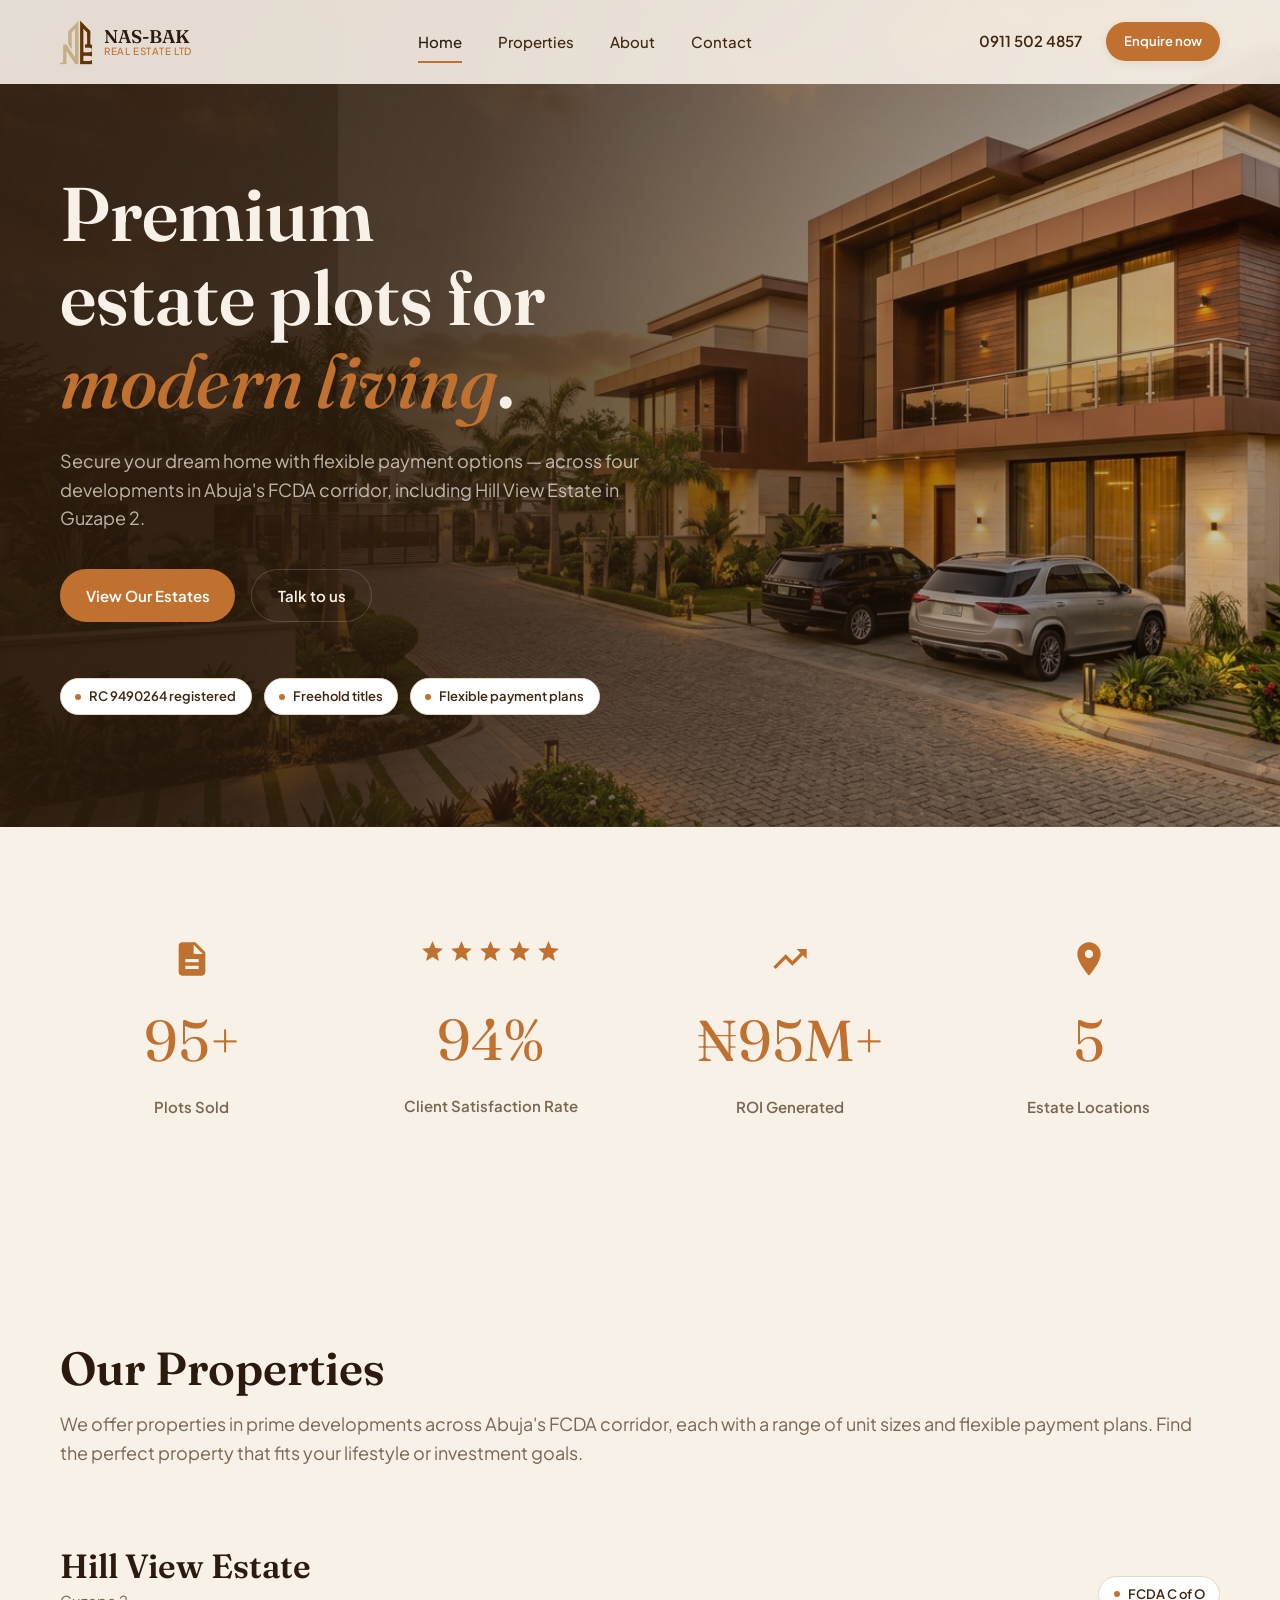
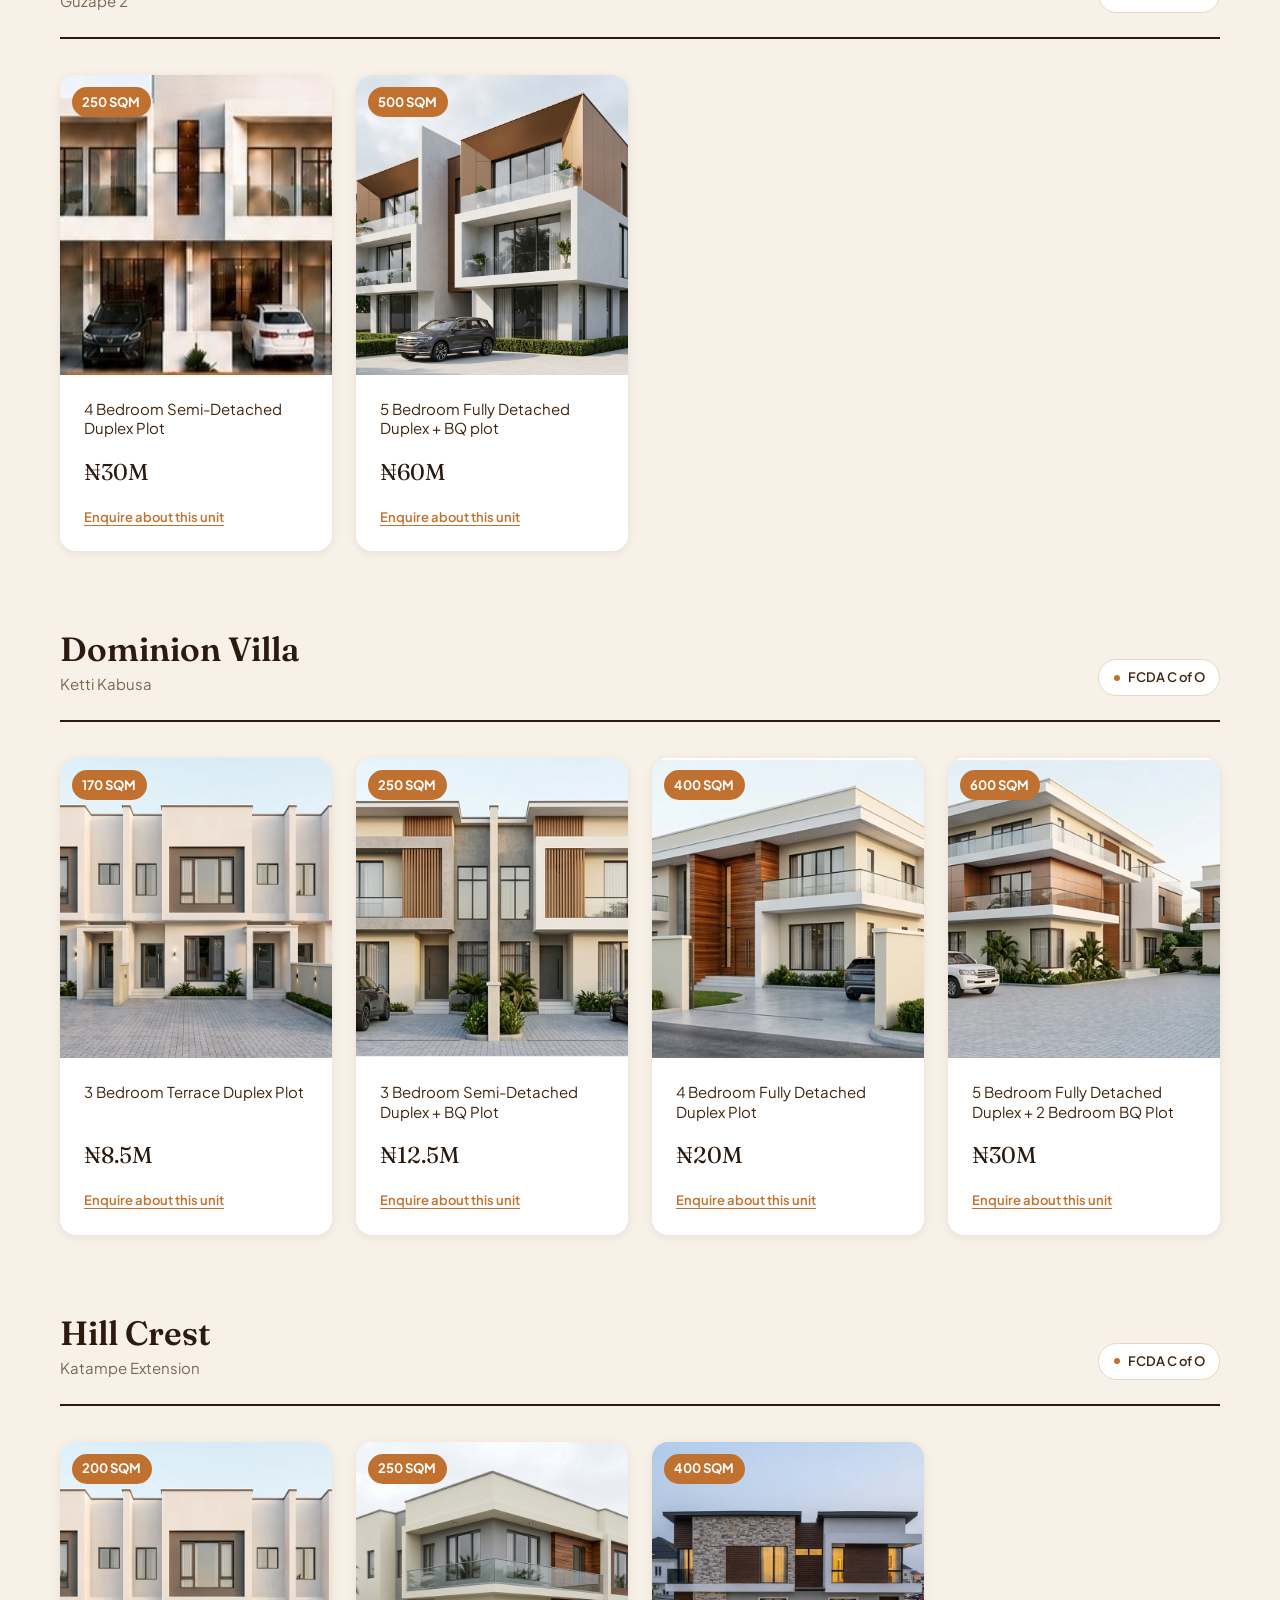
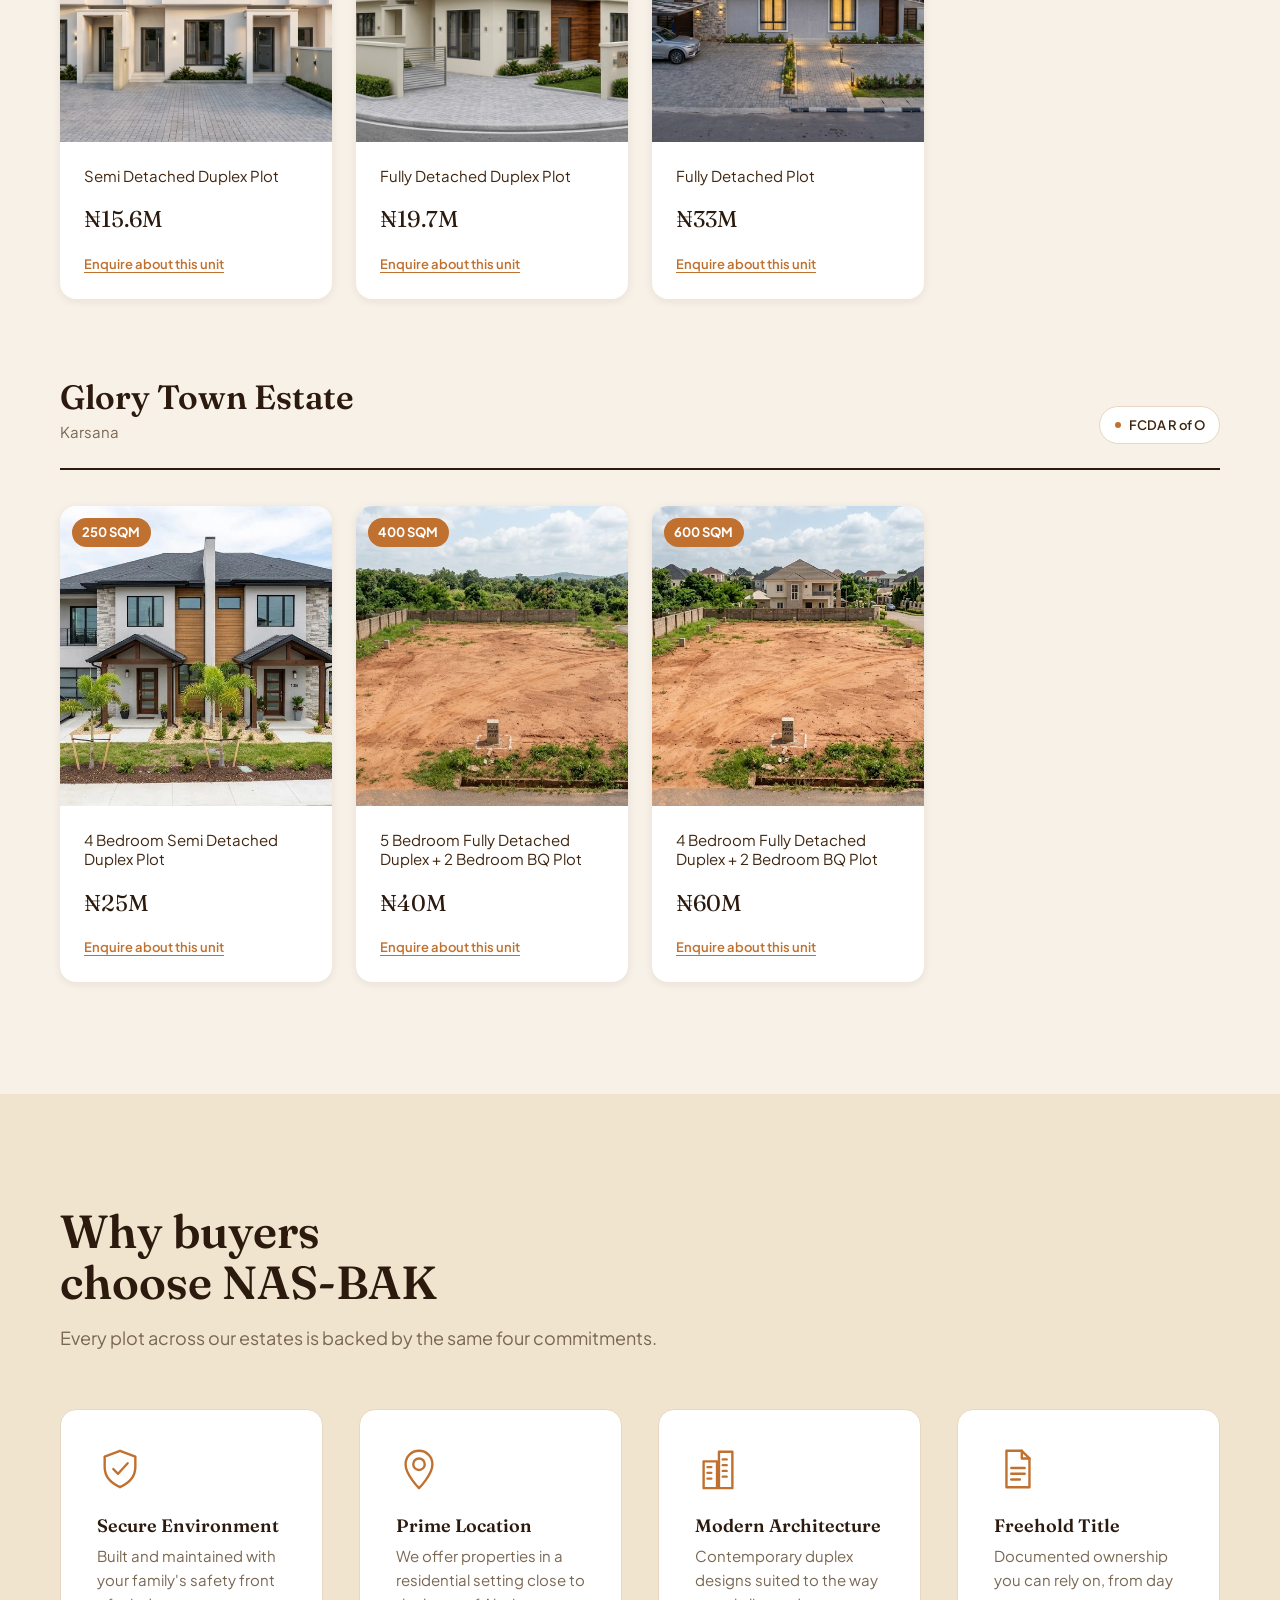
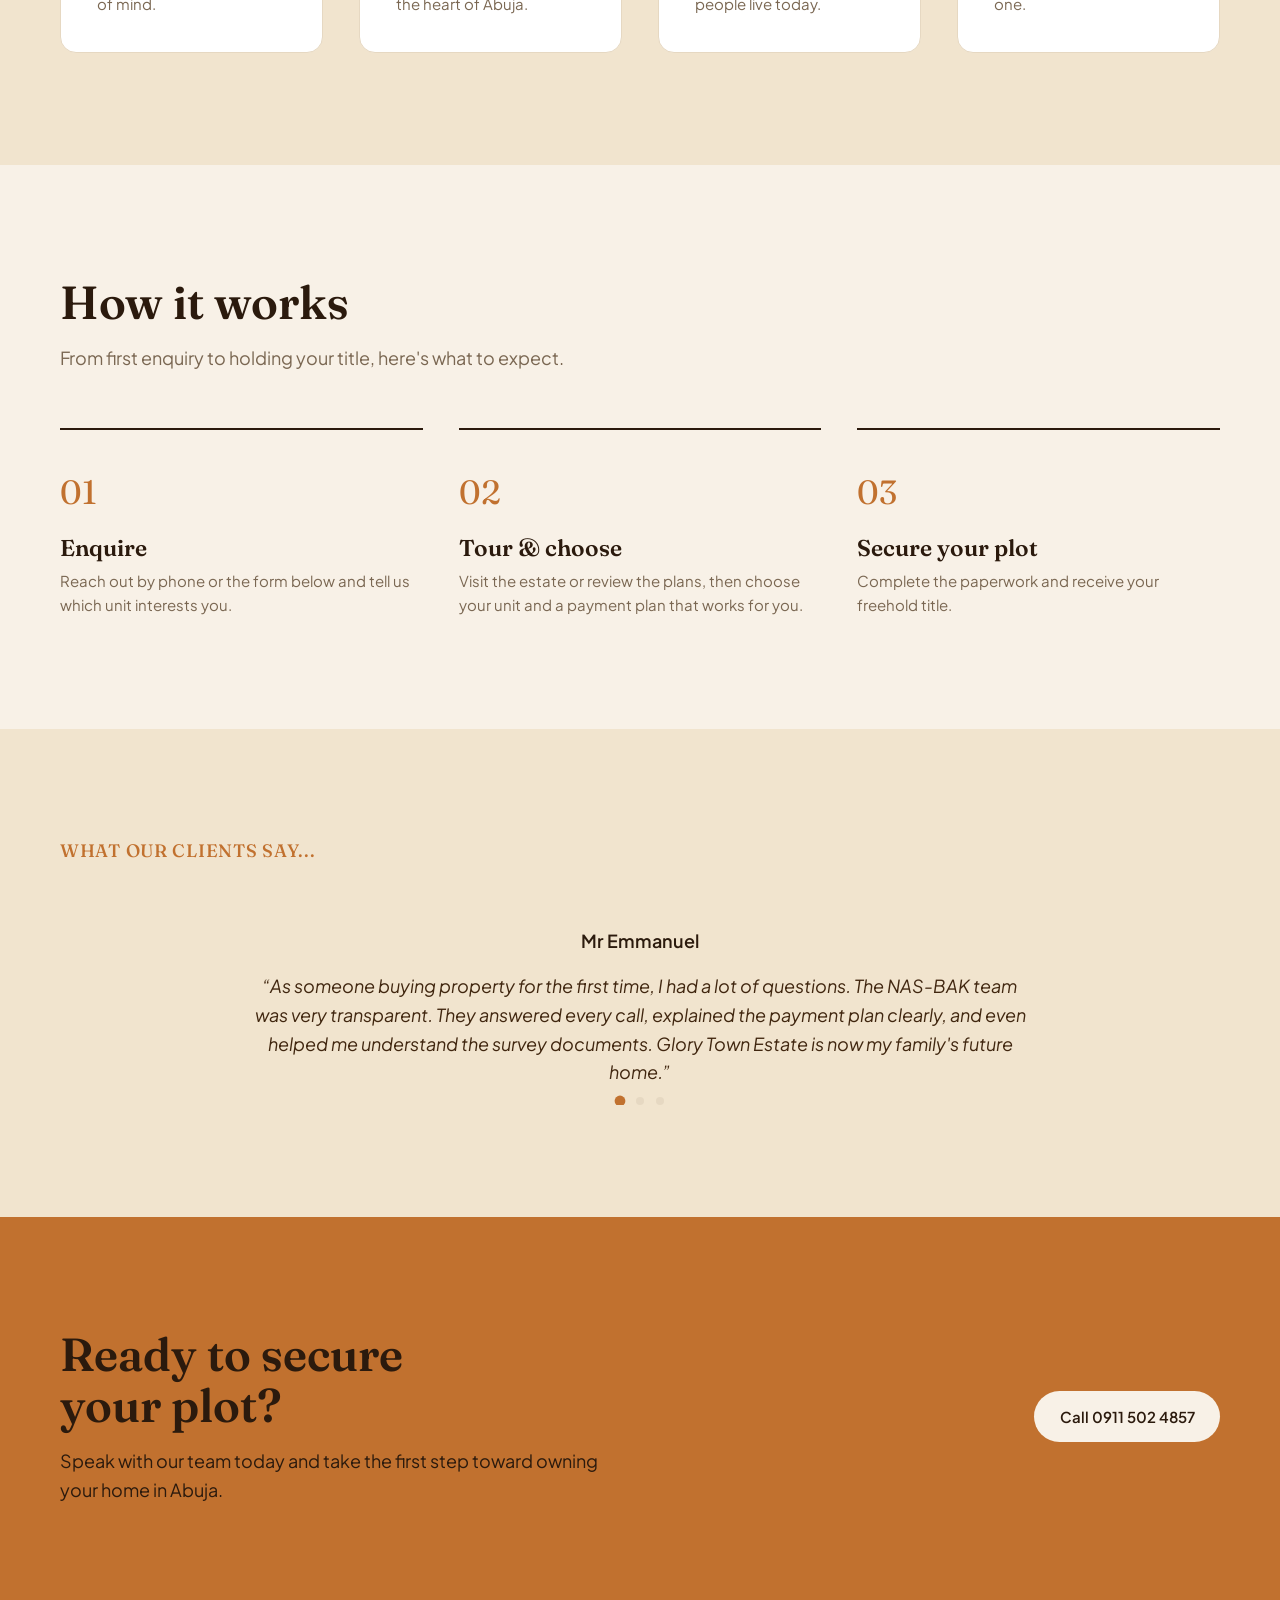
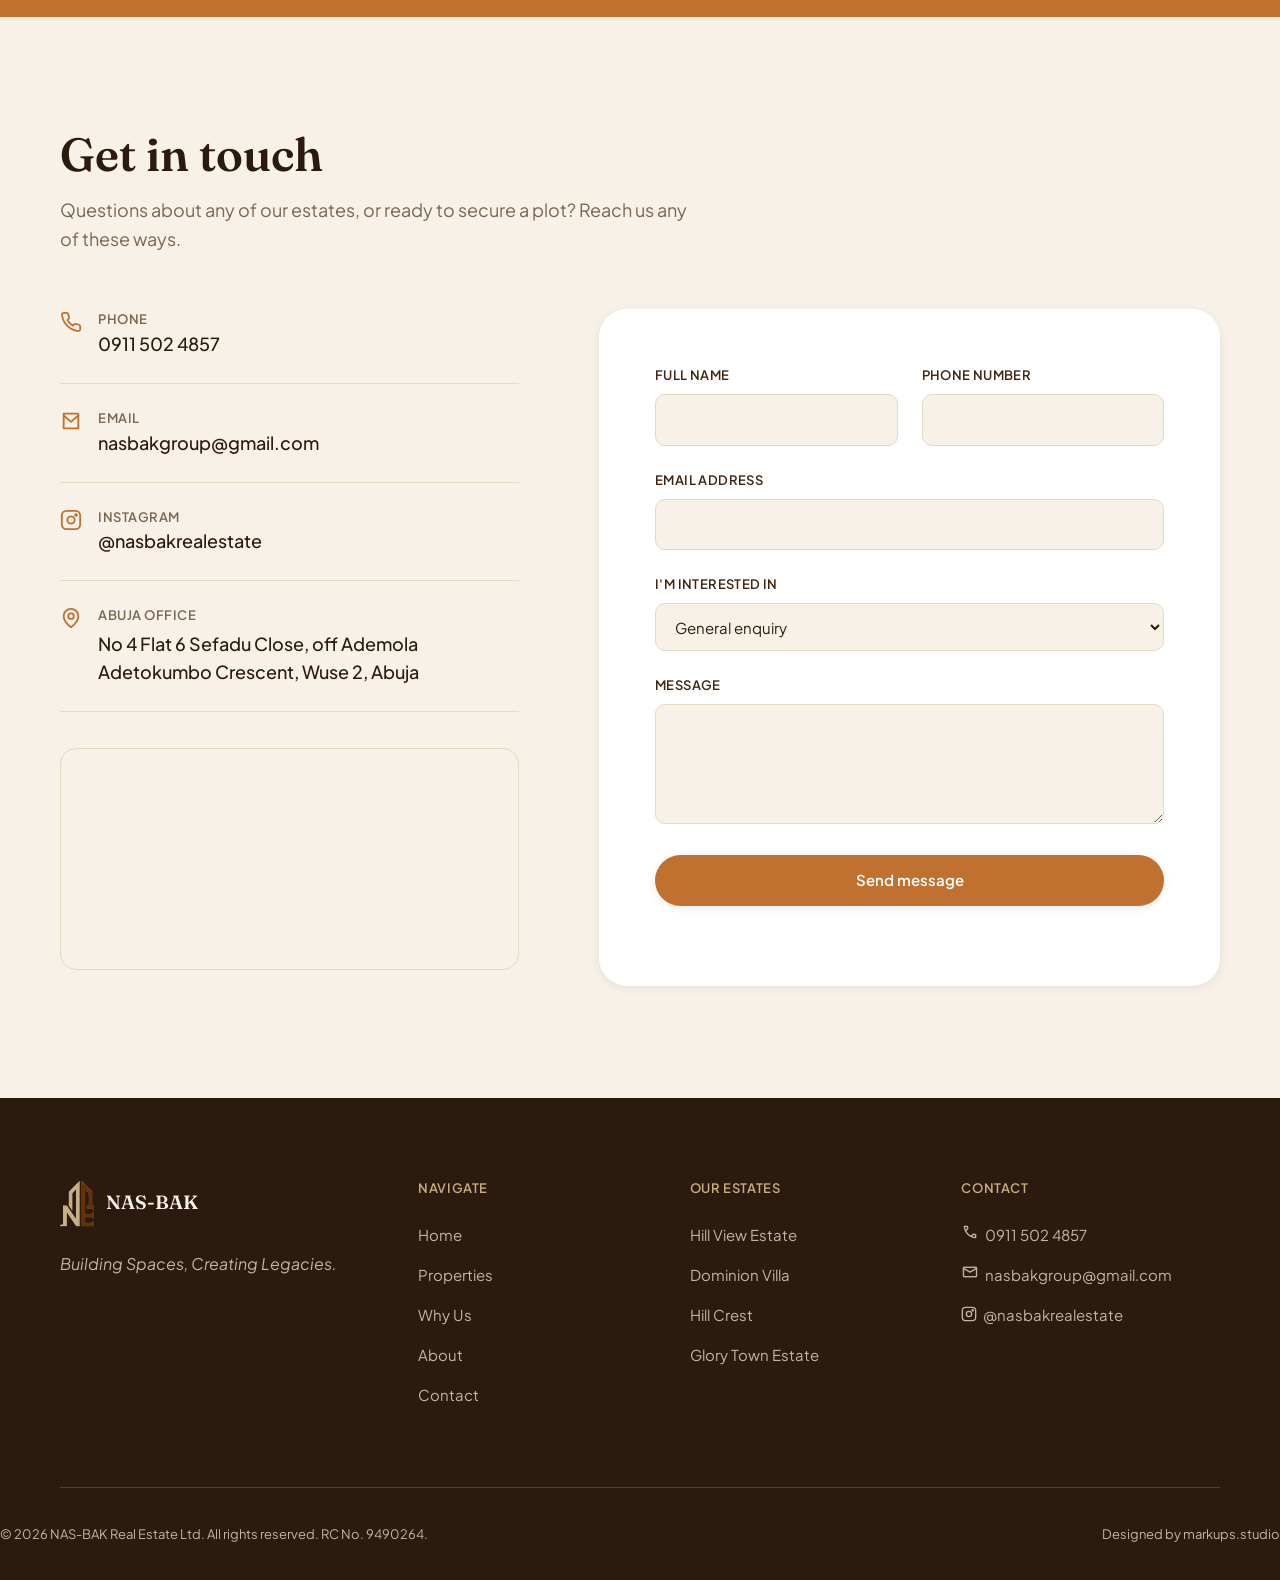
<file: nasbak.com/index.html>
<!doctype html>
<html lang="en">
  <head>
    <meta charset="UTF-8" />
    <meta name="viewport" content="width=device-width, initial-scale=1.0" />
    <title>NAS-BAK Real Estate Ltd | Premium Estate in Abuja</title>
    <meta
      name="description"
      content="NAS-BAK Real Estate Ltd develops premium duplex plots across Abuja's FCDA corridor — Hill View Estate, Dominion Villa, Hill Crest, and Glory Town Estate. Freehold and R of O titles, flexible payment plans."
    />

   <link rel="icon" type="image/png" href="assets/images/favicon.png" />
<link rel="canonical" href="https://nasbakrealestate.com/" />
<meta property="og:type" content="website" />
<meta property="og:site_name" content="NAS-BAK Real Estate Ltd" />
<meta property="og:url" content="https://nasbakrealestate.com/" />
<meta property="og:title" content="NAS-BAK Real Estate Ltd | Premium Estate Plots in Abuja" />
<meta property="og:description" content="Premium estate plots across Abuja. Freehold and R of O titles with flexible payment plans." />
<meta property="og:image" content="https://nasbakrealestate.com/assets/images/logo.png" />

    <link rel="preconnect" href="https://fonts.googleapis.com" />
    <link rel="preconnect" href="https://fonts.gstatic.com" crossorigin />
    <link
      href="https://fonts.googleapis.com/css2?family=Fraunces:ital,wght@0,400;0,500;0,600;0,700;1,500;1,600&family=Plus+Jakarta+Sans:wght@400;500;600;700;800&display=swap"
      rel="stylesheet"
    />
<link rel="stylesheet" href="https://fonts.googleapis.com/css2?family=Material+Symbols+Outlined:opsz,wght,FILL,GRAD@20,400,0,0&icon_names=call,mail&display=block" />
    <link rel="stylesheet" href="css/variables.css" />
    <link rel="stylesheet" href="css/style.css" />
  </head>
  <body>
    <a href="#main-content" class="skip-link">Skip to main content</a>

    <!-- ============================== HEADER ============================== -->
    <header class="site-header" id="site-header">
      <div class="container site-header__inner">
        <a href="#home" class="brand" aria-label="NAS-BAK Real Estate — home">
          <img src="assets/images/logo-icon.png" alt="" class="brand__mark" width="32" height="44" />
          <span class="brand__name">NAS-BAK<span class="brand__suffix">REAL ESTATE LTD</span></span>
        </a>

        <nav class="nav" id="site-nav" aria-label="Primary">
          <ul class="nav__list">
            <li><a href="#home" class="nav__link is-active">Home</a></li>
            <li><a href="#properties" class="nav__link">Properties</a></li>
            <!-- <li><a href="#why-us" class="nav__link">Why Us</a></li> -->
            <li><a href="about.html" class="nav__link">About</a></li>
            <li><a href="#contact" class="nav__link">Contact</a></li>
          </ul>
        </nav>

        <div class="site-header__actions">
          <a href="tel:+2349115024857" class="header-phone">0911 502 4857</a>
          <a href="#contact" class="btn btn--primary btn--sm">Enquire now</a>
          <button
            class="nav-toggle"
            id="nav-toggle"
            aria-expanded="false"
            aria-controls="site-nav"
            aria-label="Toggle menu"
          >
            <span></span><span></span><span></span>
          </button>
        </div>
      </div>
    </header>

    <main id="main-content">
      <!-- ================================ HERO ================================ -->
      <section class="hero" id="home">
        <div class="container hero__inner">
          <div class="hero__content reveal">
            <h1 class="hero__title">Premium estate plots for <em>modern living</em>.</h1>
            <p class="hero__lead">
              Secure your dream home with flexible payment options — across four developments in Abuja's FCDA
              corridor, including Hill View Estate in Guzape 2.
            </p>
            <div class="hero__ctas">
              <a href="#properties" class="btn btn--primary">View Our Estates</a>
              <a href="#contact" class="btn btn--outline-on-dark">Talk to us</a>
            </div>

            <div class="hero__trust">
              <span class="chip"><span class="chip__dot"></span>RC 9490264 registered</span>
              <span class="chip"><span class="chip__dot"></span>Freehold titles</span>
              <span class="chip"><span class="chip__dot"></span>Flexible payment plans</span>
            </div>
          </div>
        </div>
      </section>

      <!-- ================================ STATS ================================ -->
      <!-- ================================ STATS ================================ -->
      <section class="section stats" id="stats">
        <div class="container">
          <div class="stats-grid">
            <div class="stat reveal">
              <svg class="stat__icon" viewBox="0 0 24 24" fill="currentColor" aria-hidden="true">
                <path
                  d="M14 2H6c-1.1 0-1.99.9-1.99 2L4 20c0 1.1.89 2 1.99 2H18c1.1 0 2-.9 2-2V8l-6-6zm2 16H8v-2h8v2zm0-4H8v-2h8v2zm-3-5V3.5L18.5 9H13z"
                />
              </svg>
              <p class="stat__number" data-count-to="100" data-suffix="+">100+</p>
              <p class="stat__label">Plots Sold</p>
            </div>

            <div class="stat reveal">
              <div class="stat__stars" aria-hidden="true">
                <svg viewBox="0 0 24 24" fill="currentColor">
                  <path
                    d="M12 17.27L18.18 21l-1.64-7.03L22 9.24l-7.19-.61L12 2 9.19 8.63 2 9.24l5.46 4.73L5.82 21z"
                  />
                </svg>
                <svg viewBox="0 0 24 24" fill="currentColor">
                  <path
                    d="M12 17.27L18.18 21l-1.64-7.03L22 9.24l-7.19-.61L12 2 9.19 8.63 2 9.24l5.46 4.73L5.82 21z"
                  />
                </svg>
                <svg viewBox="0 0 24 24" fill="currentColor">
                  <path
                    d="M12 17.27L18.18 21l-1.64-7.03L22 9.24l-7.19-.61L12 2 9.19 8.63 2 9.24l5.46 4.73L5.82 21z"
                  />
                </svg>
                <svg viewBox="0 0 24 24" fill="currentColor">
                  <path
                    d="M12 17.27L18.18 21l-1.64-7.03L22 9.24l-7.19-.61L12 2 9.19 8.63 2 9.24l5.46 4.73L5.82 21z"
                  />
                </svg>
                <svg viewBox="0 0 24 24" fill="currentColor">
                  <path
                    d="M12 17.27L18.18 21l-1.64-7.03L22 9.24l-7.19-.61L12 2 9.19 8.63 2 9.24l5.46 4.73L5.82 21z"
                  />
                </svg>
              </div>
              <p class="stat__number" data-count-to="99" data-suffix="%">99%</p>
              <p class="stat__label">Client Satisfaction Rate</p>
            </div>

            <div class="stat reveal">
              <svg class="stat__icon" viewBox="0 0 24 24" fill="currentColor" aria-hidden="true">
                <path d="M16 6l2.29 2.29-4.88 4.88-4-4L2 16.59 3.41 18l6-6 4 4 6.3-6.29L22 12V6z" />
              </svg>
              <p class="stat__number" data-count-to="100" data-prefix="₦" data-suffix="M+">₦100M+</p>
              <p class="stat__label">ROI Generated</p>
            </div>

            <div class="stat reveal">
              <svg class="stat__icon" viewBox="0 0 24 24" fill="currentColor" aria-hidden="true">
                <path
                  d="M12 2C8.13 2 5 5.13 5 9c0 5.25 7 13 7 13s7-7.75 7-13c0-3.87-3.13-7-7-7zm0 9.5c-1.38 0-2.5-1.12-2.5-2.5s1.12-2.5 2.5-2.5 2.5 1.12 2.5 2.5-1.12 2.5-2.5 2.5z"
                />
              </svg>
              <p class="stat__number" data-count-to="5" data-suffix=""="5">5</p>
              <p class="stat__label">Estate Locations</p>
            </div>
          </div>
        </div>
      </section>
      <!-- ============================ PROPERTIES ============================ -->
      <section class="section properties" id="properties">
        <div class="container">
          <div class="properties__intro">
            <div class="reveal">
              <h2 class="section-head__title">Our Properties</h2>
              <p class="section-head__lead">
                We offer properties in prime developments across Abuja's FCDA corridor, each with a range of
                unit sizes and flexible payment plans. Find the perfect property that fits your lifestyle or
                investment goals.
              </p>
            </div>
          </div>

          <!-- <!-- To add, edit, or remove an estate or a unit, edit js/data.js —  -->
          <div class="estates-list" id="estates-listings"></div>
        </div>
      </section>

      <!-- ============================== WHY US ============================== -->
      <section class="section section--alt" id="why-us">
        <div class="container">
          <div class="section-head reveal">
            <h2 class="section-head__title">Why buyers choose NAS-BAK</h2>
            <p class="section-head__lead">
              Every plot across our estates is backed by the same four commitments.
            </p>
          </div>

          <div class="features-grid">
            <div class="feature-card reveal">
              <svg
                class="feature-card__icon"
                viewBox="0 0 48 48"
                fill="none"
                stroke="currentColor"
                stroke-width="2.5"
                stroke-linecap="round"
                stroke-linejoin="round"
                aria-hidden="true"
              >
                <path d="M24 5 L40 11 V22 C40 32 33 39 24 43 C15 39 8 32 8 22 V11 Z" />
                <path d="M17 24 L22 29 L32 18" />
              </svg>
              <h3 class="feature-card__title">Secure Environment</h3>
              <p class="feature-card__desc">Built and maintained with your family's safety front of mind.</p>
            </div>

            <div class="feature-card reveal">
              <svg
                class="feature-card__icon"
                viewBox="0 0 48 48"
                fill="none"
                stroke="currentColor"
                stroke-width="2.5"
                stroke-linecap="round"
                stroke-linejoin="round"
                aria-hidden="true"
              >
                <path
                  d="M24 44 C24 44 38 30 38 19 C38 11 31.7 5 24 5 C16.3 5 10 11 10 19 C10 30 24 44 24 44 Z"
                />
                <circle cx="24" cy="19" r="6" />
              </svg>
              <h3 class="feature-card__title">Prime Location</h3>
              <p class="feature-card__desc">
                We offer properties in a residential setting close to the heart of Abuja.
              </p>
            </div>

            <div class="feature-card reveal">
              <svg
                class="feature-card__icon"
                viewBox="0 0 48 48"
                fill="none"
                stroke="currentColor"
                stroke-width="2.5"
                stroke-linecap="round"
                stroke-linejoin="round"
                aria-hidden="true"
              >
                <rect x="9" y="16" width="14" height="28" />
                <rect x="25" y="6" width="14" height="38" />
                <line x1="13" y1="22" x2="17" y2="22" />
                <line x1="13" y1="28" x2="17" y2="28" />
                <line x1="13" y1="34" x2="17" y2="34" />
                <line x1="29" y1="14" x2="33" y2="14" />
                <line x1="29" y1="20" x2="33" y2="20" />
                <line x1="29" y1="26" x2="33" y2="26" />
                <line x1="29" y1="32" x2="33" y2="32" />
              </svg>
              <h3 class="feature-card__title">Modern Architecture</h3>
              <p class="feature-card__desc">
                Contemporary duplex designs suited to the way people live today.
              </p>
            </div>

            <div class="feature-card reveal">
              <svg
                class="feature-card__icon"
                viewBox="0 0 48 48"
                fill="none"
                stroke="currentColor"
                stroke-width="2.5"
                stroke-linecap="round"
                stroke-linejoin="round"
                aria-hidden="true"
              >
                <path d="M13 5 H29 L37 13 V43 H13 Z" />
                <path d="M29 5 V13 H37" />
                <line x1="18" y1="23" x2="32" y2="23" />
                <line x1="18" y1="29" x2="32" y2="29" />
                <line x1="18" y1="35" x2="27" y2="35" />
              </svg>
              <h3 class="feature-card__title">Freehold Title</h3>
              <p class="feature-card__desc">Documented ownership you can rely on, from day one.</p>
            </div>
          </div>
        </div>
      </section>

      <!-- =============================== PROCESS =============================== -->
      <section class="section process" id="process">
        <div class="container">
          <div class="section-head reveal">
            <h2 class="section-head__title">How it works</h2>
            <p class="section-head__lead">From first enquiry to holding your title, here's what to expect.</p>
          </div>

          <div class="process-grid">
            <div class="process-step reveal">
              <span class="process-step__number">01</span>
              <h3 class="process-step__title">Enquire</h3>
              <p class="process-step__desc">
                Reach out by phone or the form below and tell us which unit interests you.
              </p>
            </div>
            <div class="process-step reveal">
              <span class="process-step__number">02</span>
              <h3 class="process-step__title">Tour &amp; choose</h3>
              <p class="process-step__desc">
                Visit the estate or review the plans, then choose your unit and a payment plan that works for
                you.
              </p>
            </div>
            <div class="process-step reveal">
              <span class="process-step__number">03</span>
              <h3 class="process-step__title">Secure your plot</h3>
              <p class="process-step__desc">Complete the paperwork and receive your freehold title.</p>
            </div>
          </div>
        </div>
      </section>

      <!-- ============================= TESTIMONIALS ============================= -->
      <section class="section section--alt testimonials" id="testimonials">
        <div class="container">
                  <div class="section-head reveal">
            <h2 class="exec-profile__role">What our clients say...</h2>
            <!-- <p class="section-head__lead">Real feedback from </p> -->
          </div>
        
     

         <div class="testimonial-slider reveal" id="testimonial-slider">
  <div class="testimonial-slider__track">

    <div class="testimonial-slide">
      <!-- <img src="./assets/images/mr-emma.png" alt="" class="testimonial-slide__photo" width="100" height="100"> -->
      <p class="testimonial-slide__name">Mr Emmanuel</p>
      <p class="testimonial-slide__quote">“As someone buying property for the first time, I had a lot of questions. The
          NAS-BAK team was very transparent. They answered every call, explained
          the payment plan clearly, and even helped me understand the survey documents.
          Glory Town Estate is now my family's future home.”</p>
    </div>

    <div class="testimonial-slide">
      <!-- <img src="./assets/images/alhaji-ahmad.png" alt="" class="testimonial-slide__photo" width="100" height="100"> -->
      <p class="testimonial-slide__name">Alhaji Aliyu Ahmad</p>
      <p class="testimonial-slide__quote">“I bought my plot in Hill View Estate after visiting three other estates in Abuja.
          What sold me was how transparent NAS-BAK was from day one,every document was
          ready, and they walked me through the allocation process.
          A month later, I'm building. That says everything.”<p>
    </div>

    <div class="testimonial-slide">
      <!-- <img src="./assets/images/mrs-farida.jpg" alt="" class="testimonial-slide__photo" width="100" height="100"> -->
      <p class="testimonial-slide__name">Mrs Farida Ridwan</p>
      <p class="testimonial-slide__quote">“I was sceptical about buying land in Abuja  too many stories of people losing
          money. NAS-BAK changed that for me. The  location at Dominion Villa is exactly what they showed me. I've already
          recommended them to two of my colleagues.”</p>
    </div>
    

  </div>

  <div class="testimonial-slider__dots" role="tablist" aria-label="Testimonial navigation">
    <button type="button" class="testimonial-slider__dot is-active" role="tab" aria-selected="true" aria-label="Show testimonial 1"></button>
    <button type="button" class="testimonial-slider__dot" role="tab" aria-selected="false" aria-label="Show testimonial 2"></button>
    <button type="button" class="testimonial-slider__dot" role="tab" aria-selected="false" aria-label="Show testimonial 3"></button>
  </div>
</div>
        </div>
      </section>

      <!-- =============================== CTA BAND =============================== -->
      <section class="section section--copper cta-band" id="cta">
        <div class="container cta-band__inner reveal">
          <div>
            <h2 class="cta-band__title">Ready to secure your plot?</h2>
            <p class="cta-band__text">
              Speak with our team today and take the first step toward owning your home in Abuja.
            </p>
          </div>
          <div class="cta-band__actions">
            <a href="tel:+2349115024857" class="btn btn--on-dark">Call 0911 502 4857</a>
            <!-- <a href="mailto:nasbakgroup@gmail.com" class="btn btn--secondary">Email us</a> -->
          </div>
        </div>
      </section>

      <!-- ================================ CONTACT ================================ -->
      <section class="section contact" id="contact">
        <div class="container">
          <div class="section-head reveal">
            <h2 class="section-head__title">Get in touch</h2>
            <p class="section-head__lead">
              Questions about any of our estates, or ready to secure a plot? Reach us any of these ways.
            </p>
          </div>

          <div class="contact__inner">
            <div class="contact-info">
              <div class="contact-info__item">
                <svg
                  class="contact-info__icon"
                  viewBox="0 0 24 24"
                  fill="none"
                  stroke="currentColor"
                  stroke-width="2"
                  stroke-linecap="round"
                  stroke-linejoin="round"
                  aria-hidden="true"
                >
                  <path
                    d="M22 16.92v3a2 2 0 0 1-2.18 2 19.8 19.8 0 0 1-8.63-3.07 19.5 19.5 0 0 1-6-6 19.8 19.8 0 0 1-3.07-8.67A2 2 0 0 1 4.11 2h3a2 2 0 0 1 2 1.72c.13.96.36 1.9.68 2.81a2 2 0 0 1-.45 2.11L8.09 9.91a16 16 0 0 0 6 6l1.27-1.27a2 2 0 0 1 2.11-.45c.91.32 1.85.55 2.81.68A2 2 0 0 1 22 16.92z"
                  />
                </svg>
                <div>
                  <p class="contact-info__label">Phone</p>
                  <a href="tel:+2349115024857" class="contact-info__value">0911 502 4857</a>
                </div>
              </div>

              <div class="contact-info__item">
                <svg
                  class="contact-info__icon"
                  viewBox="0 0 24 24"
                  fill="none"
                  stroke="currentColor"
                  stroke-width="2"
                  stroke-linecap="round"
                  stroke-linejoin="round"
                  aria-hidden="true"
                >
                  <path d="M4 4h16v16H4z" />
                  <path d="m4 6 8 7 8-7" />
                </svg>
                <div>
                  <p class="contact-info__label">Email</p>
                  <a href="mailto:nasbakgroup@gmail.com" class="contact-info__value">nasbakgroup@gmail.com</a>
                </div>
              </div>

              <div class="contact-info__item">
                <svg
                  class="contact-info__icon"
                  viewBox="0 0 24 24"
                  fill="none"
                  stroke="currentColor"
                  stroke-width="2"
                  stroke-linecap="round"
                  stroke-linejoin="round"
                  aria-hidden="true"
                >
                  <rect x="2" y="2" width="20" height="20" rx="5" />
                  <circle cx="12" cy="12" r="4" />
                  <circle cx="17.5" cy="6.5" r="1" />
                </svg>
                <div>
                  <p class="contact-info__label">Instagram</p>
                  <a
                    href="https://instagram.com/nasbakrealestate"
                    target="_blank"
                    rel="noopener noreferrer"
                    class="contact-info__value"
                    >@nasbakrealestate</a
                  >
                </div>
              </div>

              <div class="contact-info__item">
                <svg
                  class="contact-info__icon"
                  viewBox="0 0 24 24"
                  fill="none"
                  stroke="currentColor"
                  stroke-width="2"
                  stroke-linecap="round"
                  stroke-linejoin="round"
                  aria-hidden="true"
                >
                  <path d="M20 10c0 6-8 12-8 12s-8-6-8-12a8 8 0 0 1 16 0Z" />
                  <circle cx="12" cy="10" r="3" />
                </svg>
                <div>
                  <p class="contact-info__label">Abuja Office</p>
                  <p class="contact-info__value">
                    No 4 Flat 6 Sefadu Close, off Ademola Adetokumbo Crescent, Wuse 2, Abuja
                  </p>
                </div>
              </div>

              <div class="contact-map">
                <iframe
                  src="https://www.google.com/maps/embed?pb=!1m17!1m12!1m3!1d3939.9047478033244!2d7.484331999999999!3d9.072441999999999!2m3!1f0!2f0!3f0!3m2!1i1024!2i768!4f13.1!3m2!1m1!2zOcKwMDQnMjAuOCJOIDfCsDI5JzAzLjYiRQ!5e0!3m2!1sen!2sng!4v1788786333619!5m2!1sen!2sng"
                  width="600"
                  height="450"
                  style="border: 0"
                  allowfullscreen=""
                  loading="lazy"
                  referrerpolicy="strict-origin-when-cross-origin"
                ></iframe>
              </div>
            </div>

            <form class="contact-form" id="contact-form" novalidate>
              <div class="form-row">
                <div class="form-group">
                  <label class="form-label" for="name">Full name</label>
                  <input class="form-input" type="text" id="name" name="name" autocomplete="name" required />
                  <p class="form-error-msg">Please enter your name.</p>
                </div>
                <div class="form-group">
                  <label class="form-label" for="phone">Phone number</label>
                  <input class="form-input" type="tel" id="phone" name="phone" autocomplete="tel" required />
                  <p class="form-error-msg">Please enter a valid phone number.</p>
                </div>
              </div>

              <div class="form-group">
                <label class="form-label" for="email">Email address</label>
                <input
                  class="form-input"
                  type="email"
                  id="email"
                  name="email"
                  autocomplete="email"
                  required
                />
                <p class="form-error-msg">Please enter a valid email address.</p>
              </div>

              <div class="form-group">
                <label class="form-label" for="interest">I'm interested in</label>
                <select class="form-select" id="interest" name="interest">
                  <option value="General enquiry">General enquiry</option>
                </select>
                <!-- Options for every unit are appended here by renderInterestOptions() in js/main.js -->
              </div>

              <div class="form-group">
                <label class="form-label" for="message">Message</label>
                <textarea class="form-textarea" id="message" name="message" required></textarea>
                <p class="form-error-msg">Please add a short message.</p>
              </div>

              <button type="submit" class="btn btn--primary btn--block">Send message</button>
              <p class="form-note">
                 
              </p>
              <div class="form-status" id="form-status" role="status"></div>
            </form>
          </div>
        </div>
      </section>
    </main>

    <!-- ================================ FOOTER ================================ -->
    <footer class="site-footer">
      <div class="container">
        <div class="footer__inner">
          <div class="footer__col">
            <div class="footer__brand">
              <img src="assets/images/logo-icon.png" alt="" width="28" />
              <span>NAS-BAK</span>
            </div>
            <p class="footer__tagline">Building Spaces, Creating Legacies.</p>
          </div>

          <div class="footer__col">
            <p class="footer__col-title">Navigate</p>
            <nav class="footer__links" aria-label="Footer">
              <a href="#home">Home</a>
              <a href="#properties">Properties</a>
              <a href="#why-us">Why Us</a>
              <a href="about.html">About</a>
              <a href="#contact">Contact</a>
            </nav>
          </div>

          <div class="footer__col">
            <p class="footer__col-title">Our Estates</p>
            <nav class="footer__links">
              <a href="#estate-hill-view-estate">Hill View Estate</a>
              <a href="#estate-dominion-villa">Dominion Villa</a>
              <a href="#estate-hill-crest">Hill Crest</a>
              <a href="#estate-glory-town-estate">Glory Town Estate</a>
            </nav>
          </div>

          <div class="footer__col">
            <p class="footer__col-title">Contact</p>
    <div class="footer__links">
    <a href="tel:+2349115024857" class="footer-contact">
        <span class="material-symbols-outlined footer-contact__icon" aria-hidden="true">call</span>
        <span>0911 502 4857</span>
    </a>
    <a href="mailto:nasbakgroup@gmail.com" class="footer-contact">
        <span class="material-symbols-outlined footer-contact__icon" aria-hidden="true">mail</span>
        <span>nasbakgroup@gmail.com</span>
    </a>
    <a href="https://instagram.com/nasbakrealestate" target="_blank" rel="noopener noreferrer" class="footer-contact">
        <svg class="footer-contact__icon footer-contact__icon--svg" viewBox="0 0 24 24" fill="none" stroke="currentColor" stroke-width="2" stroke-linecap="round" stroke-linejoin="round" aria-hidden="true"><rect x="2" y="2" width="20" height="20" rx="5"/><circle cx="12" cy="12" r="4"/><circle cx="17.5" cy="6.5" r="1"/></svg>
        <span>@nasbakrealestate</span>
    </a>
</div>      
</div>
</div>
          </div>
      
        <div class="footer__bottom">
          <p>
            © <span id="current-year"></span> NAS-BAK Real Estate Ltd. All rights reserved. RC No. 9490264.
          </p>
          <p>Designed by markups.studio</p>
        </div>
      </div>
    </footer>

    <script type="module" src="js/main.js"></script>
  </body>
</html>
</file>
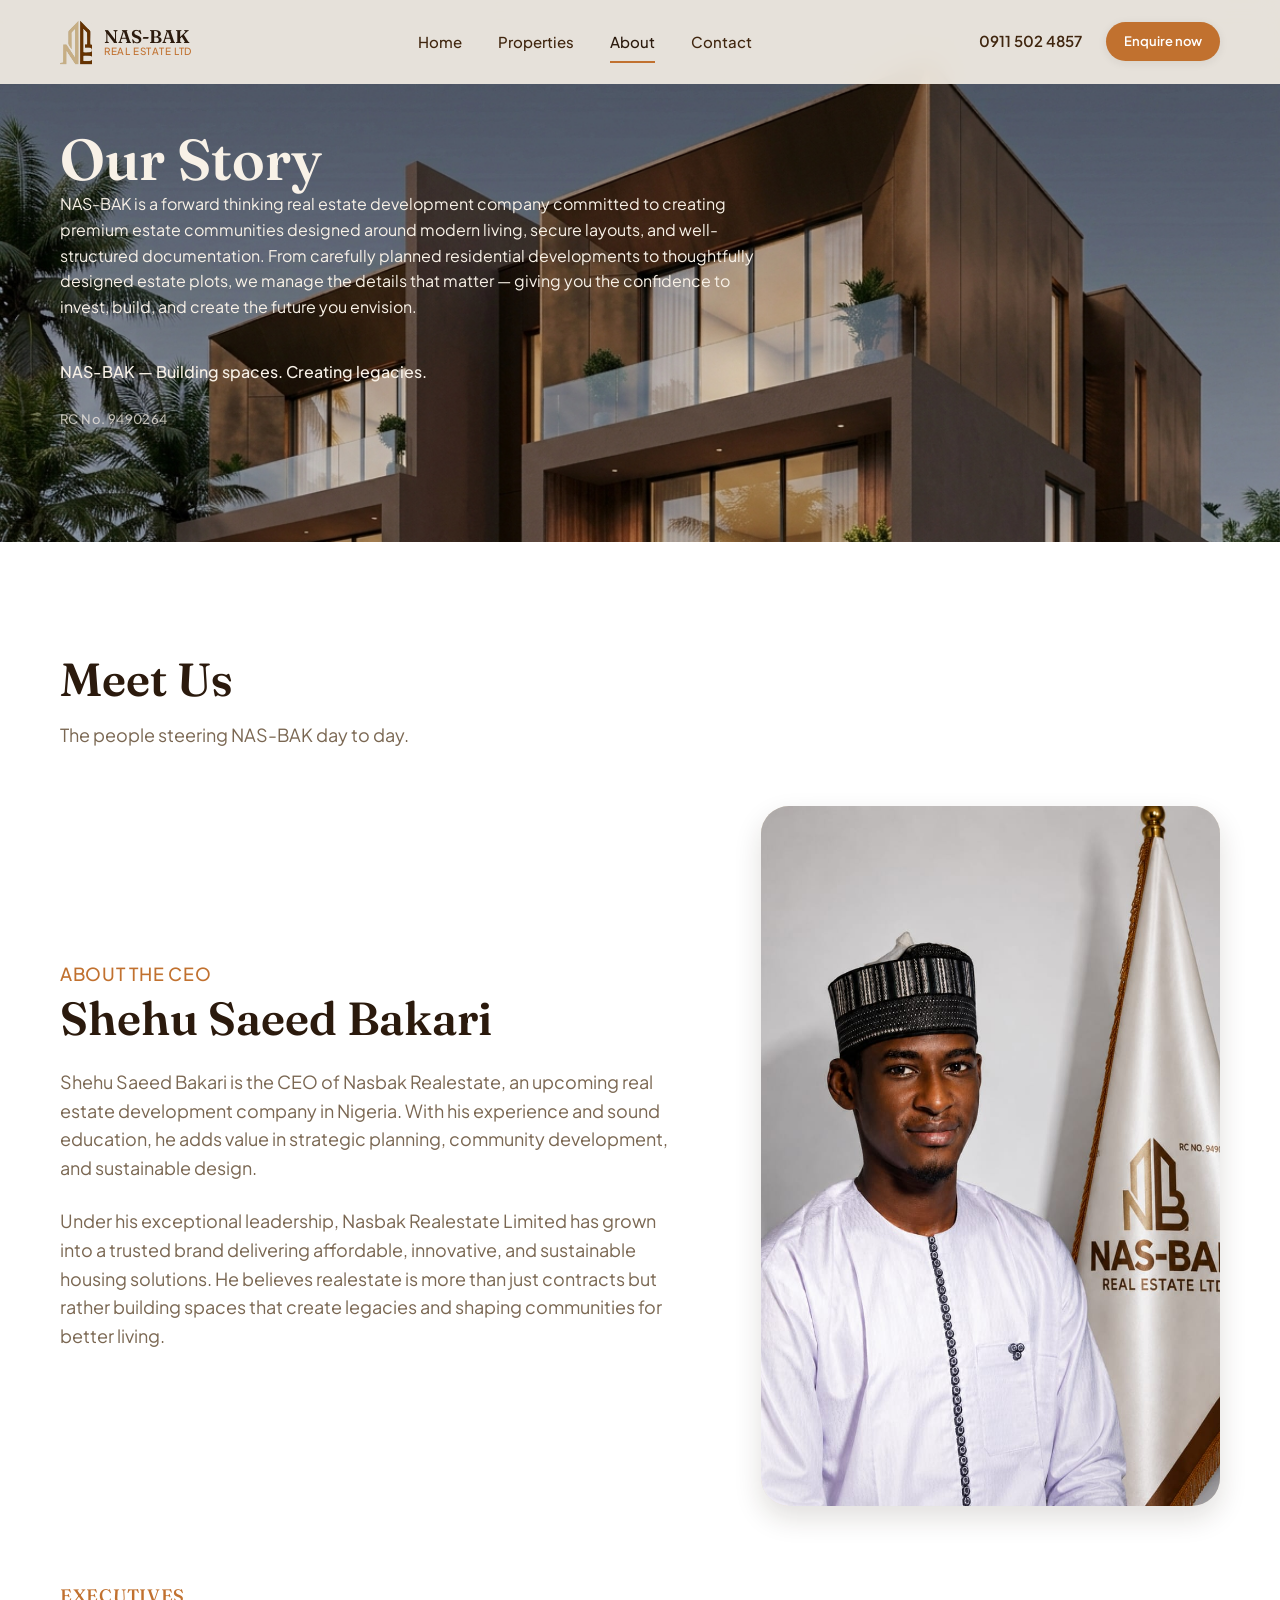
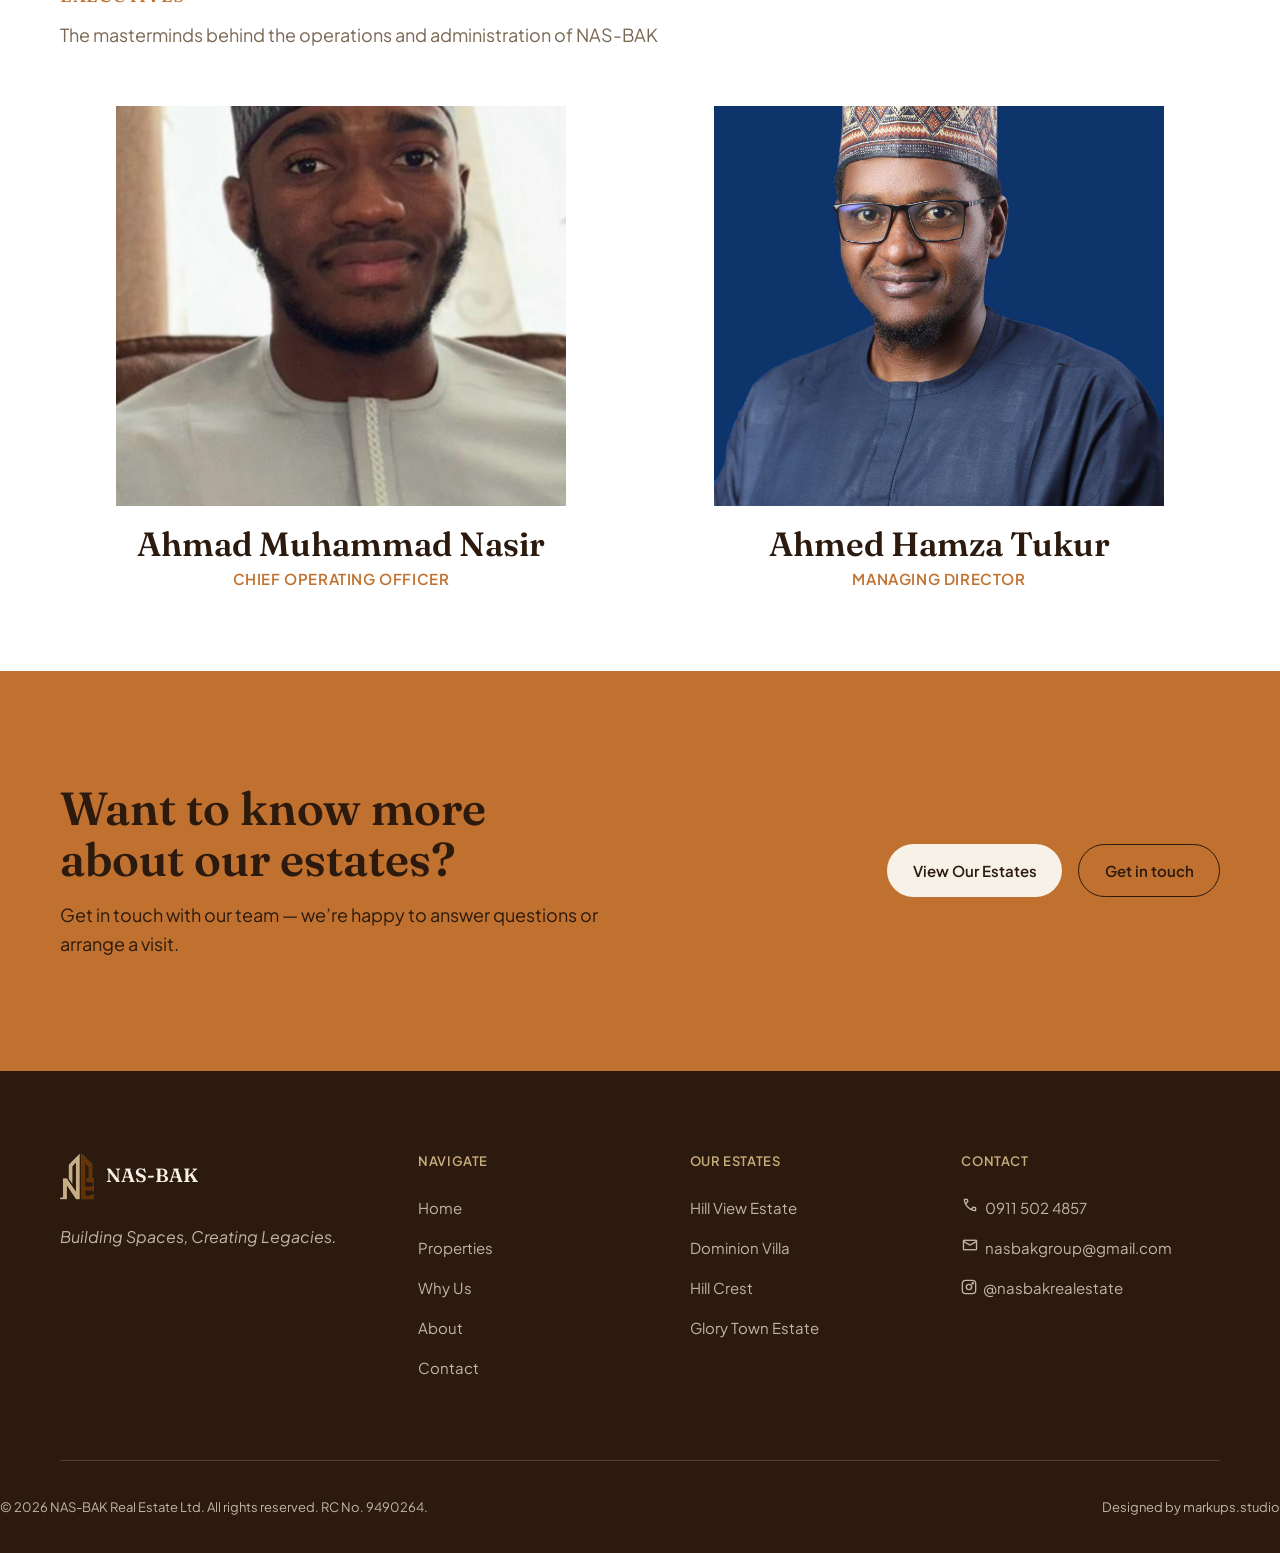
<file: nasbak.com/about.html>
<!-- Team line 140 -->
<!DOCTYPE html>
<html lang="en">
<head>
    <meta charset="UTF-8" />
    <meta name="viewport" content="width=device-width, initial-scale=1.0" />
    <title>About Us | NAS-BAK Real Estate Ltd</title>
    <meta name="description" content="Meet the team behind NAS-BAK Real Estate Ltd — the people building Hill View Estate, Dominion Villa, Hill Crest, and Glory Town Estate across Abuja." />

    <link rel="icon" type="image/png" href="assets/images/favicon.png" />

    <!-- Open Graph -->
   <link rel="icon" type="image/png" href="assets/images/favicon.png" />
<link rel="canonical" href="https://nasbakrealestate.com/about.html" />
<meta property="og:type" content="website" />
<meta property="og:site_name" content="NAS-BAK Real Estate Ltd" />
<meta property="og:url" content="https://nasbakrealestate.com/about.html" />
<meta property="og:title" content="About Us | NAS-BAK Real Estate Ltd" />
<meta property="og:description" content="Meet the team behind NAS-BAK Real Estate Ltd." />
<meta property="og:image" content="https://nasbakrealestate.com/assets/images/logo.png" /

    <link rel="preconnect" href="https://fonts.googleapis.com" />
    <link rel="preconnect" href="https://fonts.gstatic.com" crossorigin />
    <link href="https://fonts.googleapis.com/css2?family=Fraunces:ital,wght@0,400;0,500;0,600;0,700;1,500;1,600&family=Plus+Jakarta+Sans:wght@400;500;600;700;800&display=swap" rel="stylesheet" />
<link rel="stylesheet" href="https://fonts.googleapis.com/css2?family=Material+Symbols+Outlined:opsz,wght,FILL,GRAD@20,400,0,0&icon_names=call,mail&display=block" />
    <link rel="stylesheet" href="css/variables.css" />
    <link rel="stylesheet" href="css/style.css" />
</head>
<body>

    <a href="#main-content" class="skip-link">Skip to main content</a>

    <!-- ============================== HEADER ============================== -->
    <header class="site-header" id="site-header">
        <div class="container site-header__inner">

            <a href="index.html" class="brand" aria-label="NAS-BAK Real Estate — home">
                <img src="assets/images/logo-icon.png" alt="" class="brand__mark" width="32" height="44" />
                <span class="brand__name">NAS-BAK<span class="brand__suffix">REAL ESTATE LTD</span></span>
            </a>

            <nav class="nav" id="site-nav" aria-label="Primary">
                <ul class="nav__list">
                    <li><a href="index.html" class="nav__link">Home</a></li>
                    <li><a href="index.html#properties" class="nav__link">Properties</a></li>
                    <!-- <li><a href="index.html#why-us" class="nav__link">Why Us</a></li> -->
                    <li><a href="about.html" class="nav__link is-active">About</a></li>
                    <li><a href="index.html#contact" class="nav__link">Contact</a></li>
                </ul>
            </nav>

            <div class="site-header__actions">
                <a href="tel:+2349115024857" class="header-phone">0911 502 4857</a>
                <a href="index.html#contact" class="btn btn--primary btn--sm">Enquire now</a>
                <button class="nav-toggle" id="nav-toggle" aria-expanded="false" aria-controls="site-nav" aria-label="Toggle menu">
                    <span></span><span></span><span></span>
                </button>
            </div>

        </div>
    </header>

    <main id="main-content">

        <!-- ============================== OUR STORY ============================== -->
        <section class="about-story" id="our-story">
            <div class="container">
                <div class="about-story__inner reveal">
                    <h2 class="about-story__title">Our Story</h2>
             <p>          NAS-BAK is a forward thinking real estate development company committed to creating premium estate communities designed around modern living, secure layouts, and well-structured documentation. From carefully planned residential developments to thoughtfully designed estate plots, we manage the details that matter — giving you the confidence to invest, build, and create the future you envision.
                    </p>
                    <div id="about-motto">NAS-BAK — Building spaces. Creating legacies.
                    <p class="about-story__rc">RC No. 9490264</p></div>
                </div>
            </div>
        </section>

        <!-- ============================== CEO ============================== -->
        <section class="section section--leadership" id="ceo">
            <div class="container">

                <div class="section-head reveal">
                    <h2 class="section-head__title">Meet Us</h2>
                    <p class="section-head__lead">The people steering NAS-BAK day to day.</p>
                </div>

                <!-- CEO: text left / image right -->
                <div class="exec-profile reveal">
                    <div class="exec-profile__text">
                        <p class="exec-profile__role">About the CEO</p>
                        <h3 class="exec-profile__name">Shehu Saeed Bakari</h3>
                        <p class="exec-profile__bio">
                           Shehu Saeed Bakari is the CEO of Nasbak Realestate, an upcoming real estate development company in Nigeria. With his experience and sound education, he adds value in strategic planning, community development,
                            and sustainable design.
                        </p>
                        <p class="exec-profile__bio">
                            Under his exceptional leadership, Nasbak Realestate Limited  has grown into a trusted
                            brand delivering affordable, innovative, and sustainable housing solutions.
                           He believes realestate is more than just contracts but rather building spaces that create legacies and shaping communities for better living.
                        </p>
                    </div>
                    <div class="exec-profile__image-wrap">
                        <img src="./assets/images/ceo.jpg" alt=CEO" class="exec-profile__image" width="700" height="700" loading="lazy" />
                    </div>
                </div>

            </div>
        </section>

        <!-- ============================== COO + MD ============================== -->
        <section class="section section--leadership" id="coo-md" style="padding-top:0;">
            <div class="container">

<div class="section-head reveal">
    <h2 class="exec-profile__role">EXECUTIVES</h2>
    <p class="section-head__lead">The masterminds behind the operations and administration of NAS-BAK</p>
</div>
<div class="leadership-grid">
    <article class="title-card">
        <img src="assets/images/coo.jpg" alt="Ahmad Muhammad Nasir, Chief Operating Officer" class="title-card__photo" width="400" height="400" loading="lazy" />
        <div class="title-card__body">
            <h3 class="title-card__name">Ahmad Muhammad Nasir</h3>
            <p class="title-card__role">Chief Operating Officer</p>
        </div>
    </article>
    <article class="title-card">
        <img src="assets/images/md.jpg" alt="Ahmed Hamza Tukur, Managing Director" class="title-card__photo" width="400" height="400" loading="lazy" />
        <div class="title-card__body">
            <h3 class="title-card__name">Ahmed Hamza Tukur</h3>
            <p class="title-card__role">Managing Director</p>
        </div>
    </article>
</div>
            </div>
        </section>

        <!-- TEAM==================================================for later -->


        <!-- <section class="section section--alt section--team" id="team"> -->
            <!-- <div class="container">

                <div class="section-head reveal">
                    <h2 class="exec-profile__role">Team Members</h2>
                    <p class="section-head__lead">The people behind every plot, from first enquiry to handover.</p>
                </div>

                
                    <div class="team-grid">

                        <article class="team-card reveal">
                            <img src="./assets/images/" alt="Photo of [Team member 1 name]" class="team-card__photo" width="400" height="400" loading="lazy" />
                            <h3 class="team-card__name">[Team 1]</h3>
                            <p class="team-card__role">[Position]</p>
                        </article>

                        <article class="team-card reveal">
                            <img src="./assets/images/" alt="Photo of [Team member 2 name]" class="team-card__photo" width="400" height="400" loading="lazy" />
                            <h3 class="team-card__name">[Team 2]</h3>
                            <p class="team-card__role">[Position]</p>
                        </article>

                        <article class="team-card reveal">
                            <img src="./assets/images/" alt="Photo of [Team member 3 name]" class="team-card__photo" width="400" height="400" loading="lazy" />
                            <h3 class="team-card__name">[Team 3]</h3>
                            <p class="team-card__role">[Position]</p>
                        </article>

                        <article class="team-card reveal">
                            <img src="./assets/images/" alt="Photo of [Team member 4 name]" class="team-card__photo" width="400" height="400" loading="lazy" />
                            <h3 class="team-card__name">[Team 4]</h3>
                            <p class="team-card__role">[Position]</p>
                        </article>

                      
                        <!-- To add another team member, copy one <article class="team-card"> -->
                      
                    <!-- </div>
                 -->

            <!-- </div> -->
            
        <!-- </section> -->

        <!-- =============================== CTA BAND =============================== -->
        <section class="section section--copper cta-band">
            <div class="container cta-band__inner reveal">
                <div>
                    <h2 class="cta-band__title">Want to know more about our estates?</h2>
                    <p class="cta-band__text">Get in touch with our team — we&rsquo;re happy to answer questions or arrange a visit.</p>
                </div>
                <div class="cta-band__actions">
                    <a href="index.html#properties" class="btn btn--on-dark">View Our Estates</a>
                    <a href="index.html#contact" class="btn btn--secondary">Get in touch</a>
                </div>
            </div>
        </section>

    </main>

    <!-- ================================ FOOTER ================================ -->
    <footer class="site-footer">
        <div class="container">

            <div class="footer__inner">

                <div class="footer__col">
                    <div class="footer__brand">
                        <img src="assets/images/logo-icon.png" alt="" width="28" />
                        <span>NAS-BAK</span>
                    </div>
                    <p class="footer__tagline">Building Spaces, Creating Legacies.</p>
                </div>

                <div class="footer__col">
                    <p class="footer__col-title">Navigate</p>
                    <nav class="footer__links" aria-label="Footer">
                        <a href="index.html">Home</a>
                        <a href="index.html#properties">Properties</a>
                        <a href="index.html#why-us">Why Us</a>
                        <a href="about.html">About</a>
                        <a href="index.html#contact">Contact</a>
                    </nav>
                </div>

                <div class="footer__col">
                    <p class="footer__col-title">Our Estates</p>
                    <nav class="footer__links">
                        <a href="index.html#estate-hill-view-estate">Hill View Estate</a>
                        <a href="index.html#estate-dominion-villa">Dominion Villa</a>
                        <a href="index.html#estate-hill-crest">Hill Crest</a>
                        <a href="index.html#estate-glory-town-estate">Glory Town Estate</a>
                    </nav>
                </div>

                <div class="footer__col">
                    <p class="footer__col-title">Contact</p>
    <div class="footer__links">
    <a href="tel:+2349115024857" class="footer-contact">
        <span class="material-symbols-outlined footer-contact__icon" aria-hidden="true">call</span>
        <span>0911 502 4857</span>
    </a>
    <a href="mailto:nasbakgroup@gmail.com" class="footer-contact">
        <span class="material-symbols-outlined footer-contact__icon" aria-hidden="true">mail</span>
        <span>nasbakgroup@gmail.com</span>
    </a>
    <a href="https://instagram.com/nasbakrealestate" target="_blank" rel="noopener noreferrer" class="footer-contact">
        <svg class="footer-contact__icon footer-contact__icon--svg" viewBox="0 0 24 24" fill="none" stroke="currentColor" stroke-width="2" stroke-linecap="round" stroke-linejoin="round" aria-hidden="true"><rect x="2" y="2" width="20" height="20" rx="5"/><circle cx="12" cy="12" r="4"/><circle cx="17.5" cy="6.5" r="1"/></svg>
        <span>@nasbakrealestate</span>
    </a>
</div>           
     </div>
                </div>

            </div>

            <div class="footer__bottom">
                <p>&copy; <span id="current-year"></span> NAS-BAK Real Estate Ltd. All rights reserved. RC No. 9490264.</p>
                <p>Designed by markups.studio</p>
            </div>

        </div>
    </footer>

    <script type="module" src="js/main.js"></script>
</body>
</html>
</file>
<file: nasbak.com/css/variables.css>
/* ==========================================================================
   NAS-BAK Real Estate — Design Tokens
   Change values here to re-theme the entire site. Nothing below this file
   should contain a hard-coded color, spacing value, font, radius, or shadow.
   ========================================================================== */

:root {

  /* ---- Color: pulled directly from the NAS-BAK flyer + logo ---- */
  --clr-cream:        #F8F1E7;  /* primary page background */
  --clr-cream-alt:     #F1E4CE; /* secondary background, for section rhythm */
  --clr-white:         #FFFFFF;

  --clr-brown-950:     #2B1A0D; /* near-black brown — headings, body text, dark sections */
  --clr-brown-800:     #40260F; /* secondary dark brown */
  --clr-brown-700:      #5C3317; /* brand brown — from the logo's dark half */

  --clr-copper:        #C1712F; /* primary accent — from the flyer's badges */
  --clr-copper-dark:   #9C5B26; /* hover / active state for copper elements */
  --clr-copper-light:  #EAD9C3; /* faint copper tint for chips/backgrounds */

  --clr-tan:           #C7AC7C; /* soft gold — from the logo's light half */
  --clr-muted:         #7A6752; /* secondary / caption text */
  --clr-border:        #E6D8C2; /* hairline borders and dividers */

  --clr-on-dark:            #F8F1E7;            /* text on dark-brown sections */
  --clr-on-dark-muted:      rgba(248, 241, 231, 0.72);
  --clr-on-dark-border:     rgba(248, 241, 231, 0.18);

  --clr-success: #3F7A4D;
  --clr-error:   #B3432B;

  /* ---- Typography ---- */
  --font-display: "Fraunces", Georgia, "Times New Roman", serif;
  --font-body: "Plus Jakarta Sans", -apple-system, BlinkMacSystemFont, "Segoe UI", sans-serif;

  --fs-xs:   0.8125rem;                                     /* 13px */
  --fs-sm:   0.9375rem;                                     /* 15px */
  --fs-base: 1rem;                                          /* 16px */
  --fs-md:   1.125rem;                                      /* 18px */
  --fs-lg:   clamp(1.25rem, 1.19rem + 0.3vw, 1.5rem);       /* 20-24px */
  --fs-xl:   clamp(1.6rem, 1.4rem + 0.9vw, 2.1rem);         /* 26-34px */
  --fs-2xl:  clamp(2.1rem, 1.75rem + 1.6vw, 2.9rem);        /* 34-46px */
  --fs-3xl:  clamp(2.5rem, 1.9rem + 2.6vw, 3.6rem);         /* 40-58px */
  --fs-hero: clamp(2.75rem, 1.9rem + 3.8vw, 4.75rem);       /* 44-76px */

  --lh-tight:  1.1;
  --lh-snug:   1.3;
  --lh-normal: 1.6;

  /* ---- Spacing scale ---- */
  --space-3xs: 0.25rem;
  --space-2xs: 0.5rem;
  --space-xs:  0.75rem;
  --space-sm:  1rem;
  --space-md:  1.5rem;
  --space-lg:  2.25rem;
  --space-xl:  3.5rem;
  --space-2xl: 5rem;
  --space-3xl: 7rem;

  /* ---- Layout ---- */
  --container-width: 1240px;
  --container-pad: clamp(1.25rem, 4vw, 2.5rem);

  /* ---- Radius ---- */
  --radius-sm:   10px;
  --radius-md:   16px;
  --radius-lg:   28px;
  --radius-pill: 999px;

  /* ---- Shadow (warm-tinted, not neutral grey) ---- */
  --shadow-sm: 0 2px 10px rgba(43, 26, 13, 0.08);
  --shadow-md: 0 12px 28px rgba(43, 26, 13, 0.14);
  --shadow-lg: 0 24px 56px rgba(43, 26, 13, 0.22);

  /* ---- Motion ---- */
  --transition-base: 200ms ease;
  --transition-slow: 500ms cubic-bezier(0.22, 0.61, 0.36, 1);

  /* ---- Header height (used to offset anchor scrolling) ---- */
  --header-h: 84px;
}
</file>
<file: nasbak.com/css/style.css>
/* ==========================================================================
   NAS-BAK Real Estate — Stylesheet

   Table of contents
   -----------------
   1.  Reset & base
   2.  Layout helpers
   3.  Buttons, chips & badges
   4.  Header & navigation
   5.  Hero
   6.  Stats
   7.  Featured properties
   8.  Why choose us
   9.  About / tagline band
   10. How it works
   11. Testimonials
   12. CTA band
   13. Contact
   14. Footer
   15. Forms
   16. Scroll reveal & stat counters (global — see main.js)
   17. About page — leadership pyramid & team
   ========================================================================== */

/* --------------------------------------------------------------------------
   1. Reset & base
   -------------------------------------------------------------------------- */
*,
*::before,
*::after {
  box-sizing: border-box;
}

html {
  scroll-behavior: smooth;
}

body {
  margin: 0;
  font-family: var(--font-body);
  font-size: var(--fs-base);
  line-height: var(--lh-normal);
  color: var(--clr-brown-950);
  background: var(--clr-cream);
  -webkit-font-smoothing: antialiased;
}

img {
  max-width: 100%;
  display: block;
}

a {
  color: inherit;
  text-decoration: none;
}

ul {
  margin: 0;
  padding: 0;
  list-style: none;
}

h1,
h2,
h3,
h4,
h5,
h6 {
  margin: 0;
  font-family: var(--font-display);
  font-weight: 600;
  line-height: var(--lh-tight);
  text-wrap: balance;
}

p {
  margin: 0;
}

button {
  font: inherit;
  color: inherit;
  background: none;
  border: none;
  cursor: pointer;
}

input,
textarea,
select {
  font: inherit;
  color: inherit;
}

svg {
  display: block;
}

/* Respect reduced-motion preferences everywhere */
@media (prefers-reduced-motion: reduce) {
  html {
    scroll-behavior: auto;
  }
  *,
  *::before,
  *::after {
    animation-duration: 0.01ms !important;
    animation-iteration-count: 1 !important;
    transition-duration: 0.01ms !important;
    scroll-behavior: auto !important;
  }
}

/* Visible keyboard focus, everywhere */
:focus-visible {
  outline: 2.5px solid var(--clr-copper);
  outline-offset: 3px;
  border-radius: 4px;
}

/* --------------------------------------------------------------------------
   2. Layout helpers
   -------------------------------------------------------------------------- */
.container {
  width: 100%;
  max-width: var(--container-width);
  margin-inline: auto;
  padding-inline: var(--container-pad);
}

[id] {
  scroll-margin-top: var(--header-h);
}

.section {
  padding-block: var(--space-3xl);
}

.section--alt {
  background: var(--clr-cream-alt);
}

.section--dark {
  background: var(--clr-brown-950);
  color: var(--clr-on-dark);
}

.section--copper {
  background: var(--clr-copper);
  color: var(--clr-brown-950);
}

.section-head {
  max-width: 640px;
  margin-bottom: var(--space-xl);
}

.section-head__title {
  font-size: var(--fs-2xl);
}

.section-head__lead {
  margin-top: var(--space-sm);
  font-size: var(--fs-md);
  color: var(--clr-muted);
  line-height: var(--lh-normal);
}

.section--dark .section-head__lead {
  color: var(--clr-on-dark-muted);
}

.skip-link {
  position: absolute;
  top: -100px;
  left: var(--space-sm);
  z-index: 1000;
  background: var(--clr-brown-950);
  color: var(--clr-on-dark);
  padding: var(--space-xs) var(--space-md);
  border-radius: var(--radius-sm);
  transition: top var(--transition-base);
}

.skip-link:focus {
  top: var(--space-sm);
}

@media (max-width: 900px) {
  .section {
    padding-block: var(--space-2xl);
  }
}

/*  3. Buttons, chips & badges    */
.btn {
  display: inline-flex;
  align-items: center;
  justify-content: center;
  gap: var(--space-2xs);
  padding: 0.9em 1.7em;
  border-radius: var(--radius-pill);
  font-weight: 600;
  font-size: var(--fs-sm);
  white-space: nowrap;
  transition:
    background-color var(--transition-base),
    color var(--transition-base),
    border-color var(--transition-base),
    transform var(--transition-base),
    box-shadow var(--transition-base);
}

.btn:hover {
  transform: translateY(-2px);
}

.btn:active {
  transform: translateY(0);
}

.btn--primary {
  background: var(--clr-copper);
  color: var(--clr-white);
  box-shadow: var(--shadow-sm);
}

.btn--primary:hover {
  background: var(--clr-copper-dark);
  box-shadow: var(--shadow-md);
}

.btn--secondary {
  background: transparent;
  color: var(--clr-brown-950);
  border: 1.5px solid var(--clr-brown-950);
}

.btn--secondary:hover {
  background: var(--clr-brown-950);
  color: var(--clr-on-dark);
}

.btn--on-dark {
  background: var(--clr-on-dark);
  color: var(--clr-brown-950);
}

.btn--on-dark:hover {
  background: var(--clr-white);
}

.btn--outline-on-dark {
  background: transparent;
  color: var(--clr-on-dark);
  border: 1.5px solid var(--clr-on-dark-border);
}

.btn--outline-on-dark:hover {
  background: rgba(248, 241, 231, 0.1);
  border-color: var(--clr-on-dark);
}

.btn--sm {
  padding: 0.7em 1.4em;
  font-size: var(--fs-xs);
}

.btn--block {
  width: 100%;
}

.chip {
  display: inline-flex;
  align-items: center;
  gap: var(--space-2xs);
  padding: 0.55em 1.1em;
  border-radius: var(--radius-pill);
  font-size: var(--fs-xs);
  font-weight: 600;
  background: var(--clr-white);
  border: 1px solid var(--clr-border);
  color: var(--clr-brown-800);
}

.chip__dot {
  width: 6px;
  height: 6px;
  border-radius: 50%;
  background: var(--clr-copper);
  flex-shrink: 0;
}

/*  4. Header & navigation */
.site-header {
  position: fixed;
  top: 0;
  left: 0;
  right: 0;
  z-index: 100;
  height: var(--header-h);
  display: flex;
  align-items: center;
  background: rgba(248, 241, 231, 0.9);
  backdrop-filter: blur(10px);
  border-bottom: 1px solid transparent;
  transition:
    box-shadow var(--transition-base),
    border-color var(--transition-base),
    background-color var(--transition-base);
}

.site-header.is-scrolled {
  background: rgba(248, 241, 231, 0.97);
  border-bottom-color: var(--clr-border);
  box-shadow: var(--shadow-sm);
}

.site-header__inner {
  display: flex;
  align-items: center;
  justify-content: space-between;
  gap: var(--space-lg);
}

.brand {
  display: flex;
  align-items: center;
  gap: var(--space-xs);
  flex-shrink: 0;
}

.brand__mark {
  width: 32px;
  height: auto;
}

.brand__name {
  font-family: var(--font-display);
  font-weight: 600;
  font-size: 1.15rem;
  line-height: 1.05;
  color: var(--clr-brown-950);
  display: flex;
  flex-direction: column;
}

.brand__suffix {
  font-family: var(--font-body);
  font-weight: 500;
  font-size: 0.62rem;
  letter-spacing: 0.06em;
  color: var(--clr-copper);
}

.nav__list {
  display: flex;
  align-items: center;
  gap: var(--space-lg);
}

.nav__link {
  position: relative;
  font-size: var(--fs-sm);
  font-weight: 500;
  color: var(--clr-brown-800);
  padding-block: var(--space-2xs);
  transition: color var(--transition-base);
}

.nav__link::after {
  content: "";
  position: absolute;
  left: 0;
  right: 0;
  bottom: -4px;
  height: 2px;
  background: var(--clr-copper);
  transform: scaleX(0);
  transform-origin: left;
  transition: transform var(--transition-base);
}

.nav__link:hover,
.nav__link.is-active {
  color: var(--clr-brown-950);
}

.nav__link:hover::after,
.nav__link.is-active::after {
  transform: scaleX(1);
}

.site-header__actions {
  display: flex;
  align-items: center;
  gap: var(--space-md);
}

.header-phone {
  font-size: var(--fs-sm);
  font-weight: 600;
  color: var(--clr-brown-800);
  white-space: nowrap;
}

.header-phone:hover {
  color: var(--clr-copper);
}

.nav-toggle {
  display: none;
  flex-direction: column;
  justify-content: center;
  align-items: center;
  gap: 5px;
  width: 42px;
  height: 42px;
  border-radius: var(--radius-sm);
}

.nav-toggle span {
  display: block;
  width: 22px;
  height: 2px;
  background: var(--clr-brown-950);
  transition:
    transform var(--transition-base),
    opacity var(--transition-base);
}

.nav-toggle.is-open span:nth-child(1) {
  transform: translateY(7px) rotate(45deg);
}

.nav-toggle.is-open span:nth-child(2) {
  opacity: 0;
}

.nav-toggle.is-open span:nth-child(3) {
  transform: translateY(-7px) rotate(-45deg);
}

@media (max-width: 860px) {
  .nav {
    position: fixed;
    top: var(--header-h);
    left: 0;
    right: 0;
    background: var(--clr-cream);
    border-bottom: 1px solid var(--clr-border);
    max-height: 0;
    overflow: hidden;
    transition: max-height var(--transition-slow);
  }

  .nav.is-open {
    max-height: 400px;
  }

  .nav__list {
    flex-direction: column;
    align-items: flex-start;
    gap: 0;
    padding: var(--space-sm) var(--container-pad) var(--space-lg);
  }

  .nav__list li {
    width: 100%;
  }

  .nav__link {
    display: block;
    padding-block: var(--space-sm);
    width: 100%;
    border-bottom: 1px solid var(--clr-border);
  }

  .header-phone {
    display: none;
  }

  .nav-toggle {
    display: flex;
  }
}

@media (max-width: 520px) {
  .site-header__actions .btn--sm {
    display: none;
  }
}

/*  5. Hero */
.hero {
  position: relative;
  min-height: 640px;
  display: flex;
  align-items: center;
  padding-top: calc(var(--header-h) + var(--space-2xl));
  padding-bottom: var(--space-3xl);
  background-image:
    linear-gradient(
      100deg,
      rgba(43, 26, 13, 0.93) 0%,
      rgba(43, 26, 13, 0.82) 35%,
      rgba(43, 26, 13, 0.45) 68%,
      rgba(43, 26, 13, 0.18) 100%
    ),
    url("../assets/images/hero-background.png");
  background-size: cover;
  background-position: center;
  color: var(--clr-on-dark);
}

.hero__content {
  max-width: 620px;
  margin-top: .5rem;
}

.hero__title {
  font-size: var(--fs-hero);
  color: var(--clr-on-dark);
}

.hero__title em {
  font-style: italic;
  color: var(--clr-copper);
  font-weight: 500;
}

.hero__lead {
  margin-top: var(--space-md);
  font-size: var(--fs-md);
  color: var(--clr-on-dark-muted);
  max-width: 46ch;
  line-height: var(--lh-normal);
}

.hero__ctas {
  display: flex;
  flex-wrap: wrap;
  gap: var(--space-sm);
  margin-top: var(--space-lg);
}

.hero__trust {
  display: flex;
  flex-wrap: wrap;
  gap: var(--space-xs);
  margin-top: var(--space-xl);
}

@media (max-width: 600px) {
  .hero {
    min-height: 560px;
  }
}

/*    6. Stats */
.stats-grid {
  display: grid;
  grid-template-columns: repeat(4, 1fr);
  gap: var(--space-lg);
  text-align: center;
}

.stat__icon {
  width: 40px;
  height: 40px;
  margin: 0 auto var(--space-sm);
  color: var(--clr-copper);
}

.stat__stars {
  display: flex;
  justify-content: center;
  gap: 4px;
  margin-bottom: var(--space-s);
  color: var(--clr-copper);
}

.stat__stars svg {
  width: 25px;
  height: 25px;
  margin-bottom: 30px;
}

.stat__number {
  font-family: var(--font-display);
  font-size: var(--fs-3xl);
  color: var(--clr-copper);
  font-variant-numeric: tabular-nums;
}

.stat__label {
  margin-top: var(--space-2xs);
  font-size: var(--fs-sm);
  font-weight: 600;
  color: var(--clr-muted);
}

@media (max-width: 860px) {
  .stats-grid {
    grid-template-columns: repeat(2, 1fr);
    row-gap: var(--space-xl);
  }
}

@media (max-width: 480px) {
  .stats-grid {
    grid-template-columns: 1fr;
  }
}

/* --------------------------------------------------------------------------
   7. Featured properties
   -------------------------------------------------------------------------- */
.properties__intro {
  display: flex;
  justify-content: space-between;
  align-items: flex-end;
  gap: var(--space-lg);
  flex-wrap: wrap;
  margin-bottom: 5rem;
}
.properties__intro h2 {
  justify-self: center;
}

.estates-list {
  display: flex;
  flex-direction: column;
  gap: var(--space-2xl);
}

.estate-group__header {
  display: flex;
  align-items: flex-end;
  justify-content: space-between;
  gap: var(--space-md);
  flex-wrap: wrap;
  padding-bottom: var(--space-md);
  border-bottom: 2px solid var(--clr-brown-950);
  margin-bottom: var(--space-lg);
}

.estate-group__name {
  font-size: var(--fs-xl);
}

.estate-group__location {
  margin-top: var(--space-3xs);
  font-size: var(--fs-sm);
  color: var(--clr-muted);
}

.unit-grid {
  display: grid;
  grid-template-columns: repeat(4, 1fr);
  gap: var(--space-md);
}

.unit-card {
  background: var(--clr-white);
  border-radius: var(--radius-md);
  overflow: hidden;
  box-shadow: var(--shadow-sm);
  transition:
    box-shadow var(--transition-base),
    transform var(--transition-base);
  display: flex;
  flex-direction: column;
}

.unit-card:hover {
  box-shadow: var(--shadow-md);
  transform: translateY(-3px);
}

.unit-card__image-wrap {
  position: relative;
}

.unit-card__image {
  width: 100%;
  aspect-ratio: 4 / 3;
  object-fit: cover;
}

.unit-card__badge {
  position: absolute;
  top: var(--space-xs);
  left: var(--space-xs);
  background: var(--clr-copper);
  color: var(--clr-white);
  font-size: var(--fs-xs);
  font-weight: 700;
  padding: 0.35em 0.8em;
  border-radius: var(--radius-pill);
}

.unit-card__body {
  padding: var(--space-md);
  display: flex;
  flex-direction: column;
  gap: var(--space-2xs);
  flex-grow: 1;
}

.unit-card__type {
  font-size: var(--fs-sm);
  color: var(--clr-brown-800);
  line-height: var(--lh-snug);
}

.unit-card__price {
  font-family: var(--font-display);
  font-size: var(--fs-lg);
  color: var(--clr-brown-950);
  margin-top: auto;
  padding-top: var(--space-2xs);
}

.unit-card__cta {
  margin-top: var(--space-2xs);
  font-size: var(--fs-xs);
  font-weight: 600;
  color: var(--clr-copper);
  text-decoration: underline;
  text-underline-offset: 3px;
  align-self: flex-start;
}

.unit-card__cta:hover {
  color: var(--clr-copper-dark);
}

@media (max-width: 900px) {
  .unit-grid {
    grid-template-columns: repeat(2, 1fr);
  }
}

@media (max-width: 480px) {
  .unit-grid {
    grid-template-columns: 1fr;
  }
}

/*  8. Why choose us */
.features-grid {
  margin-top: var(--space-xl);
  display: grid;
  grid-template-columns: repeat(4, 1fr);
  gap: var(--space-lg);
}

.feature-card {
  background: var(--clr-white);
  border: 1px solid var(--clr-border);
  border-radius: var(--radius-md);
  padding: var(--space-lg);
}

.feature-card__icon {
  width: 46px;
  height: 46px;
  color: var(--clr-copper);
  margin-bottom: var(--space-md);
}

.feature-card__title {
  font-size: var(--fs-md);
  margin-bottom: var(--space-2xs);
}

.feature-card__desc {
  font-size: var(--fs-sm);
  color: var(--clr-muted);
  line-height: var(--lh-normal);
}

@media (max-width: 900px) {
  .features-grid {
    grid-template-columns: repeat(2, 1fr);
  }
}

@media (max-width: 520px) {
  .features-grid {
    grid-template-columns: 1fr;
  }
}

/*    9. About / tagline band */
.about {
  position: relative;
}

.about__watermark {
  position: absolute;
  top: 50%;
  right: 0;
  transform: translateY(-50%);
  width: min(46vw, 620px);
  opacity: 0.06;
  pointer-events: none;
}

.about__inner {
  position: relative;
  max-width: 760px;
}

.about__tagline {
  font-size: var(--fs-3xl);
  font-style: italic;
  font-weight: 500;
}
.typewriter::after {
  content: "";
  display: inline-block;
  width: 2px;
  height: 0.9em;
  margin-left: 3px;
  background: currentColor;
  vertical-align: text-bottom;
  animation: typewriter-blink 800ms step-end infinite;
}

@keyframes typewriter-blink {
  50% {
    opacity: 0;
  }
}

@media (prefers-reduced-motion: reduce) {
  .typewriter::after {
    animation: none;
  }
}

.about__text {
  margin-top: var(--space-lg);
  font-size: var(--fs-md);
  color: var(--clr-on-dark-muted);
  max-width: 62ch;
  line-height: var(--lh-normal);
}

.about__rc {
  margin-top: var(--space-lg);
  font-size: var(--fs-xs);
  color: var(--clr-on-dark-muted);
  letter-spacing: 0.03em;
}

/*   10. How it works */
.process-grid {
  margin-top: var(--space-xl);
  display: grid;
  grid-template-columns: repeat(3, 1fr);
  gap: var(--space-lg);
}

.process-step {
  position: relative;
  padding-top: var(--space-lg);
  border-top: 2px solid var(--clr-brown-950);
}

.process-step__number {
  display: block;
  font-family: var(--font-display);
  font-size: var(--fs-xl);
  color: var(--clr-copper);
  margin-bottom: var(--space-sm);
}

.process-step__title {
  font-size: var(--fs-lg);
  margin-bottom: var(--space-2xs);
}

.process-step__desc {
  font-size: var(--fs-sm);
  color: var(--clr-muted);
  line-height: var(--lh-normal);
  max-width: 34ch;
}

@media (max-width: 760px) {
  .process-grid {
    grid-template-columns: 1fr;
    gap: var(--space-xl);
  }
}

/* 11. Testimonials */
.testimonial-slider {
  margin-top: var(--space-xl);
  position: relative;
  overflow: hidden;
}

.testimonial-slider__track {
  display: flex;
  align-items: stretch;
  transition: transform 600ms cubic-bezier(0.65, 0, 0.35, 1);
}

.testimonial-slide {
  flex: 0 0 100%;
  /* min-width: 0; */
  display: flex;
  flex-direction: column;
  align-items: center;
  justify-content: center;
  text-align: center;
  /* padding: var(--space-lg) var(--space-lg) var(--space-xl); */
  margin: 10px 0;
}

.testimonial-slide__photo {
  width: 100px;
  height: 100px;
  border-radius: 50%;
  object-fit: cover;
  margin-bottom: var(--space-md);
}

.testimonial-slide__name {
  font-weight: 600;
  font-size: var(--fs-md);
  color: var(--clr-brown-950);
  margin-bottom: var(--space-sm);
}

.testimonial-slide__quote {
  font-size: var(--fs-md);
  font-style: italic;
  color: var(--clr-brown-800);
  max-width: 60ch;
  line-height: var(--lh-normal);
}

.testimonial-slider__dots {
  display: flex;
  justify-content: center;
  align-items: center;
  gap: var(--space-xs);
  margin: var(--space-md 0);
}

.testimonial-slider__dot {
  width: 8px;
  height: 8px;
  padding: 0;
  border-radius: 50%;
  background: var(--clr-border);
  transition: background-color var(--transition-base), transform var(--transition-base);
}

.testimonial-slider__dot.is-active {
  background: var(--clr-copper);
  transform: scale(1.35);
}

@media (max-width: 560px) {
  .testimonial-slide {
    padding: var(--space-md) var(--space-sm) var(--space-lg);
  }

  .testimonial-slide__quote {
    font-size: var(--fs-sm);
  }
}


/*   12. CTA band */
.cta-band__inner {
  display: flex;
  align-items: center;
  justify-content: space-between;
  gap: var(--space-xl);
  flex-wrap: wrap;
}

.cta-band__title {
  font-size: var(--fs-2xl);
  max-width: 15ch;
}

.cta-band__text {
  margin-top: var(--space-sm);
  font-size: var(--fs-md);
  max-width: 44ch;
}

.cta-band__actions {
  display: flex;
  flex-wrap: wrap;
  gap: var(--space-sm);
  flex-shrink: 0;
}

@media (max-width: 640px) {
  .cta-band__inner {
    flex-direction: column;
    align-items: flex-start;
  }
}

/* 13. Contact \*/
.contact__inner {
  display: grid;
  grid-template-columns: 0.85fr 1.15fr;
  gap: var(--space-2xl);
}

.contact-info__item {
  display: flex;
  gap: var(--space-sm);
  padding-block: var(--space-md);
  border-bottom: 1px solid var(--clr-border);
}

.contact-info__item:first-child {
  padding-top: 0;
}

.contact-info__icon {
  width: 22px;
  height: 22px;
  color: var(--clr-copper);
  flex-shrink: 0;
  margin-top: 2px;
}

.contact-info__label {
  font-size: var(--fs-xs);
  text-transform: uppercase;
  letter-spacing: 0.04em;
  color: var(--clr-muted);
  font-weight: 600;
}

.contact-info__value {
  margin-top: 0.2em;
  font-size: var(--fs-md);
  font-weight: 500;
}

.contact-info__value:hover {
  color: var(--clr-copper);
}

.contact-map {
  margin-top: var(--space-lg);
  border-radius: var(--radius-md);
  overflow: hidden;
  border: 1px solid var(--clr-border);
}

.contact-map iframe {
  width: 100%;
  height: 220px;
  border: 0;
  display: block;
}

.contact-form {
  background: var(--clr-white);
  border-radius: var(--radius-lg);
  padding: var(--space-xl);
  box-shadow: var(--shadow-sm);
}

@media (max-width: 900px) {
  .contact__inner {
    grid-template-columns: 1fr;
  }

  .contact-form {
    padding: var(--space-lg);
  }
}

/* 14. Footer
   */
.site-footer {
  background: var(--clr-brown-950);
  color: var(--clr-on-dark);
  padding-block: var(--space-2xl) var(--space-lg);
}

.footer__inner {
  display: grid;
  grid-template-columns: 1.4fr 1fr 1fr 1.2fr;
  gap: var(--space-xl);
  padding-bottom: var(--space-2xl);
  border-bottom: 1px solid var(--clr-on-dark-border);
}

.footer__brand {
  display: flex;
  align-items: center;
  gap: var(--space-xs);
  margin-bottom: var(--space-md);
}

.footer__brand img {
  width: 34px;
}

.footer__brand span {
  font-family: var(--font-display);
  font-weight: 600;
  font-size: 1.2rem;
}

.footer__tagline {
  font-style: italic;
  color: var(--clr-on-dark-muted);
  max-width: 30ch;
  line-height: var(--lh-normal);
}

.footer__col-title {
  font-size: var(--fs-xs);
  text-transform: uppercase;
  letter-spacing: 0.05em;
  color: var(--clr-tan);
  margin-bottom: var(--space-md);
  font-weight: 600;
}

.footer__links {
  display: flex;
  flex-direction: column;
  gap: var(--space-sm);
}

.footer__links a {
  color: var(--clr-on-dark-muted);
  font-size: var(--fs-sm);
  transition: color var(--transition-base);
}

.footer__links a:hover {
  color: var(--clr-on-dark);
}

.footer__bottom {
  padding-top: var(--space-lg);
  display: flex;
  justify-content: space-between;
  align-items: center;
  flex-wrap: wrap;
  gap: var(--space-sm);
  font-size: var(--fs-xs);
  color: var(--clr-on-dark-muted);
}

.footer-contact {
  display: inline-flex;
  align-items: flex-start;
  gap:6px;
  width: fit-content;
  line-height: var(--lh-normal);
}

.footer-contact__icon {
  flex-shrink: 0;
  transition: color var(--transition-base);
}

.footer-contact__icon.material-symbols-outlined {
  font-size: 18px;
  margin-top: 0.05em;
}
.footer-contact__icon--svg {
  width: 16px;
  height: 16px;
  margin-top: 0.22em;
}

.footer-contact:hover .footer-contact__icon {
  color: var(--clr-copper);
}
@media (max-width: 860px) {
  .footer__inner {
    grid-template-columns: 1fr 1fr;
  }
}

@media (max-width: 560px) {
  .footer__inner {
    grid-template-columns: 1fr;
  }

  .footer__bottom {
    flex-direction: column;
    align-items: flex-start;
  }
}

/*  15. Forms*/
.form-row {
  display: grid;
  grid-template-columns: 1fr 1fr;
  gap: var(--space-md);
}

.form-group {
  margin-bottom: var(--space-md);
}

.form-label {
  display: block;
  font-size: var(--fs-xs);
  font-weight: 600;
  text-transform: uppercase;
  letter-spacing: 0.03em;
  color: var(--clr-brown-800);
  margin-bottom: var(--space-2xs);
}

.form-input,
.form-textarea,
.form-select {
  width: 100%;
  padding: 0.85em 1em;
  border-radius: var(--radius-sm);
  border: 1.5px solid var(--clr-border);
  background: var(--clr-cream);
  font-size: var(--fs-sm);
  color: var(--clr-brown-950);
  transition:
    border-color var(--transition-base),
    background-color var(--transition-base);
}

.form-input:focus,
.form-textarea:focus,
.form-select:focus {
  border-color: var(--clr-copper);
  background: var(--clr-white);
}

.form-textarea {
  resize: vertical;
  min-height: 120px;
}

.form-group.has-error .form-input,
.form-group.has-error .form-textarea,
.form-group.has-error .form-select {
  border-color: var(--clr-error);
}

.form-error-msg {
  display: none;
  margin-top: var(--space-2xs);
  font-size: var(--fs-xs);
  color: var(--clr-error);
}

.form-group.has-error .form-error-msg {
  display: block;
}

.form-note {
  margin-top: var(--space-md);
  font-size: var(--fs-xs);
  color: var(--clr-muted);
  line-height: var(--lh-normal);
}

.form-status {
  display: none;
  margin-top: var(--space-md);
  padding: var(--space-sm) var(--space-md);
  border-radius: var(--radius-sm);
  font-size: var(--fs-sm);
}

.form-status.is-visible {
  display: block;
}

.form-status.is-success {
  background: rgba(63, 122, 77, 0.12);
  color: var(--clr-success);
}

.form-status.is-error {
  background: rgba(179, 67, 43, 0.1);
  color: var(--clr-error);
}

@media (max-width: 560px) {
  .form-row {
    grid-template-columns: 1fr;
  }
}

/*   16. Scroll reveal & stat counters
    */
.reveal {
  transition:
    opacity 700ms cubic-bezier(0.22, 0.61, 0.36, 1),
    transform 700ms cubic-bezier(0.22, 0.61, 0.36, 1);
}

.reveal.reveal--pending {
  opacity: 0;
  transform: translateY(28px);
}

@media (prefers-reduced-motion: reduce) {
  .reveal,
  .reveal.reveal--pending {
    opacity: 1;
    transform: none;
    transition: none;
  }
}

/* 17. About page — leadership pyramid & team */

.about-story {
  position: relative;
  min-height: 480px;
  display: flex;
  align-items: center;
  padding-block: var(--space-3xl);
  background-image: url("../assets/images/about-background.webp");
  background-size: cover;
  background-repeat: no-repeat;
  /* background-position: right; */
  color: var(--clr-on-dark);
  
}

.about-story__inner {
  position: relative;
  max-width: 720px;
}

.about-story__title {
  font-size: var(--fs-3xl);
  color: var(--clr-on-dark);
  margin-top: var(--space-sm);
}

.about-story__title em {
  font-style: italic;
  color: var(--clr-copper);
  font-weight: 500;
}

.about-story__text {
  margin-top: 1em;
  font-size: var(--fs-sm);
  color: var(--clr-);
  text-align: justify;
  line-height: var(--lh-normal);
  max-width: 65ch;
  /* font-weight: 400; */
}
.about-story__inner #about-motto{
  margin-top: 2.5em;
  font-weight: 500;
}
.about-story__rc {
  margin-top: var(--space-md);
  font-size: var(--fs-xs);
  color: var(--clr-on-dark-muted);
  letter-spacing: 0.03em;
}

.section--leadership {
  padding-bottom: var(--space-2xl);
  background: var(--clr-white);
}

.section--team {
  padding-top: var(--space-2xl);
}

/* ---- CEO: text left / photo right ---- */
.exec-profile {
  display: grid;
  grid-template-columns: 1.15fr 0.85fr;
  align-items: center;
  gap: var(--space-2xl);
  margin-top: var(--space-xl);
  margin-bottom: 0;
}

.exec-profile__role {
  font-size: var(--fs-md);
  font-weight: 500;
  text-transform: uppercase;
  letter-spacing: 0.04em;
  color: var(--clr-copper);
}

.exec-profile__name {
  margin-top: var(--space-3xs);
  font-size: var(--fs-2xl);
}

.exec-profile__bio {
  margin-top: var(--space-md);
  font-size: var(--fs-md);
  color: var(--clr-muted);
  line-height: var(--lh-normal);
  max-width: 56ch;
}

.exec-profile__image-wrap {
  border-radius: var(--radius-lg);
  overflow: hidden;
  box-shadow: var(--shadow-md);
  background: var(--clr-cream-alt);
}

.exec-profile__image {
  width: 100%;
  /* aspect-ratio: 4 / 5; */
  object-fit: cover;
}

/* ---- COO + MD: 2-up, photo/name/role only (reuses .title-card) ---- */
/* ---- COO + MD: 2-up, photo fills card width, name/role underneath ---- */
.leadership-grid {
  /* padding-top: 40px; */
  display: grid;
  grid-template-columns: 1fr 1fr;
  gap: var(--space-lg);
  margin-top: var(--space-xl);
}

.title-card {
  display: flex;
  flex-direction: column;
  /* aspect-ratio: 4 / 5; */
  background: var(--clr-white);
  /* border: 1px solid var(--clr-border); */
  border-radius: var(--radius-md);
  overflow: hidden;
  text-align: center;
}

.title-card__photo {
  /* flex: 7 1 0%; */
  width: 80%;
  height: 400px;
  object-fit: cover;
  align-self: center;
  background: var(--clr-cream-alt);
  margin-bottom: 20px;
}

.title-card__body {
  /* flex: 3 1 0%; */
  display: flex;
  flex-direction: column;
  justify-content: center;
  /* padding: var(--space-sm) var(--space-md); */
}

.title-card__name {
  font-size: var(--fs-xl);
}

.title-card__role {
  margin-top: var(--space-3xs);
  font-size: var(--fs-sm);
  font-weight: 600;
  text-transform: uppercase;
  letter-spacing: 0.04em;
  color: var(--clr-copper);
}

/* Quick fade-in on load — independent of the scroll-triggered .reveal system */
@keyframes titleCardFadeIn {
  from {
    opacity: 0;
    transform: translateY(16px);
  }
  to {
    opacity: 1;
    transform: translateY(0);
  }
}

.leadership-grid .title-card {
  animation: titleCardFadeIn 480ms ease-out both;
}

.leadership-grid .title-card:nth-child(2) {
  animation-delay: 100ms;
}

h2 .exec-profile__role #exech {
  font-size: 1px;
}
@media (prefers-reduced-motion: reduce) {
  .leadership-grid .title-card {
    animation: none;
  }
}
.team-grid {
  margin-top: var(--space-xl);
  display: grid;
  grid-template-columns: repeat(4, 1fr);
  gap: var(--space-lg);
}

.team-card {
  background: var(--clr-white);
  border: 1px solid var(--clr-border);
  border-radius: var(--radius-md);
  padding: var(--space-sm) var(--space-sm);
  text-align: center;
  transition:
    box-shadow var(--transition-base),
    transform var(--transition-base);
    overflow: hidden;
}

.team-card:hover {
  box-shadow: var(--shadow-sm);
  transform: translateY(-3px);
}

.team-card__photo {
  width: 100%;
  aspect-ratio: 1 / 1;
  object-fit: cover;
  border-radius: var(--radius-sm);
  margin: 0 auto var(--space-md);
  background: var(--clr-cream-alt);
}

.team-card__name {
  font-size: var(--fs-md);
  font-weight: 600;
}
  .about-story__title i{
    margin: fr 0;
  }
.team-card__role {
  margin-top: var(--space-3xs);
  font-size: var(--fs-xs);
  font-weight: 500;
  color: var(--clr-muted);
}

@media (max-width: 860px) {
  .team-grid {
    grid-template-columns: repeat(2, 1fr);
  }
  .about-story__text div{
    margin: 15px 0;
  }
}

@media (max-width: 480px) {
  .team-grid {
    grid-template-columns: 1fr;
  }
}
@media (max-width: 860px) {
  .team-grid {
    grid-template-columns: repeat(2, 1fr);
  }
}

@media (max-width: 480px) {
  .team-grid {
    grid-template-columns: 1fr;
  }
   .about-story__text{
    padding: 10px;
  }
}
 


/* ---- Responsive ---- */
@media (max-width: 760px) {
  .about-story {
    min-height: 340px;
    padding-block: var(--space-2xl);
  }
  .about-story__title {
    font-size: var(--fs-2xl);
  }

  .exec-profile {
    grid-template-columns: 1fr;
    gap: var(--space-lg);
  }
  .exec-profile__image-wrap {
    max-width: 330px;
    min-height: 300px;
    grid-row: 1;
    margin-inline: auto;
  }
  
}
@media (max-width: 560px) {
  .leadership-grid {
    grid-template-columns: 1fr;
    max-width: 360px;
    margin-inline: auto;
  }
}
</file>
